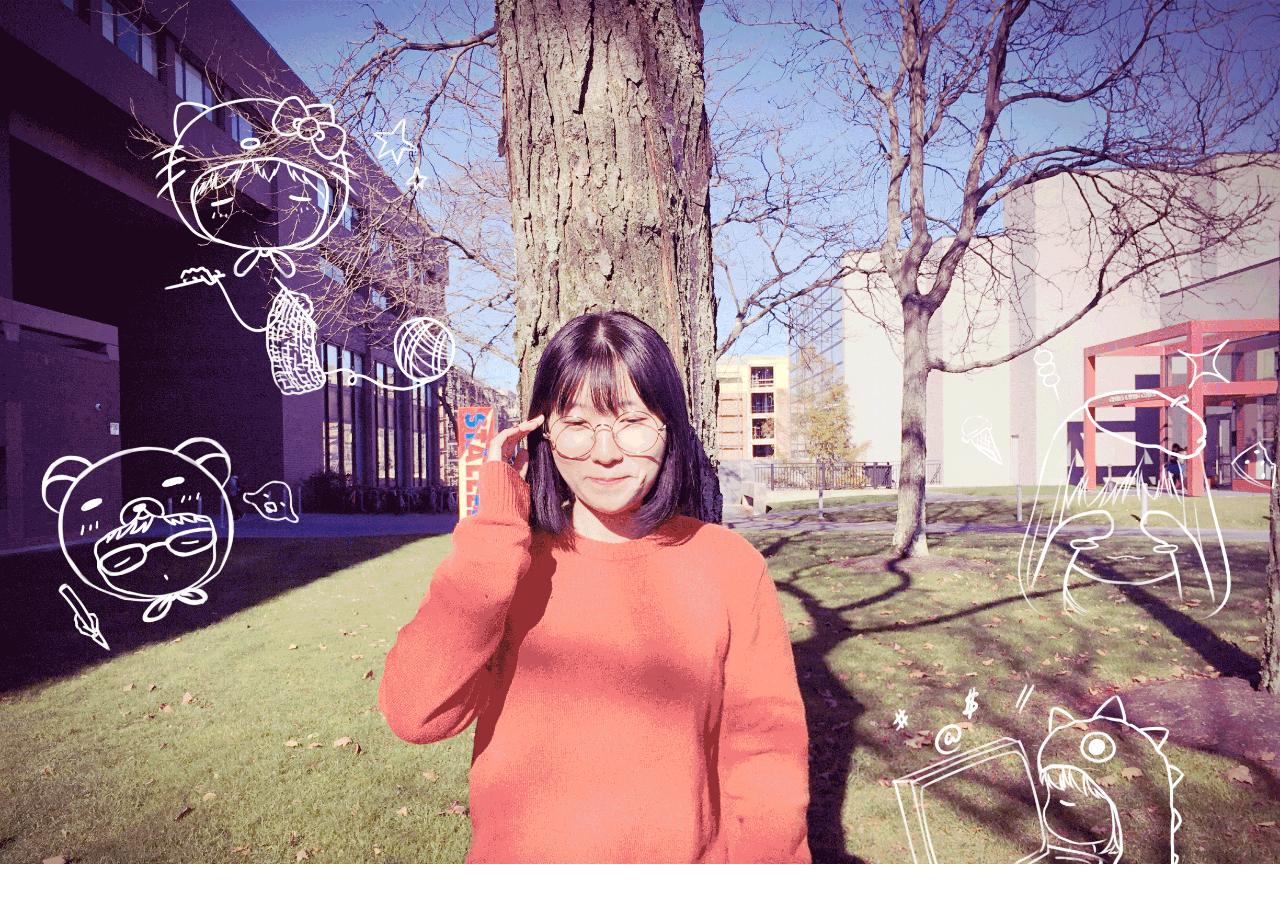
<file: index.html>
<!DOCTYPE HTML PUBLIC "-//W3C//DTD HTML 4.01 Frameset//EN" >
<html>
<head>
<meta http-equiv="Content-Type" content="text/html; charset=gb2312">
<title>music</title>
</head>
<frameset rows="96%,*" cols="*" framespacing="0" frameborder="NO" border="0">
  <frame src="home.html" name="topFrame" noresize>
  <frame src="music.html" name="mainFrame">
</frameset>
<noframes><body>

</body></noframes>
</html>
</file>
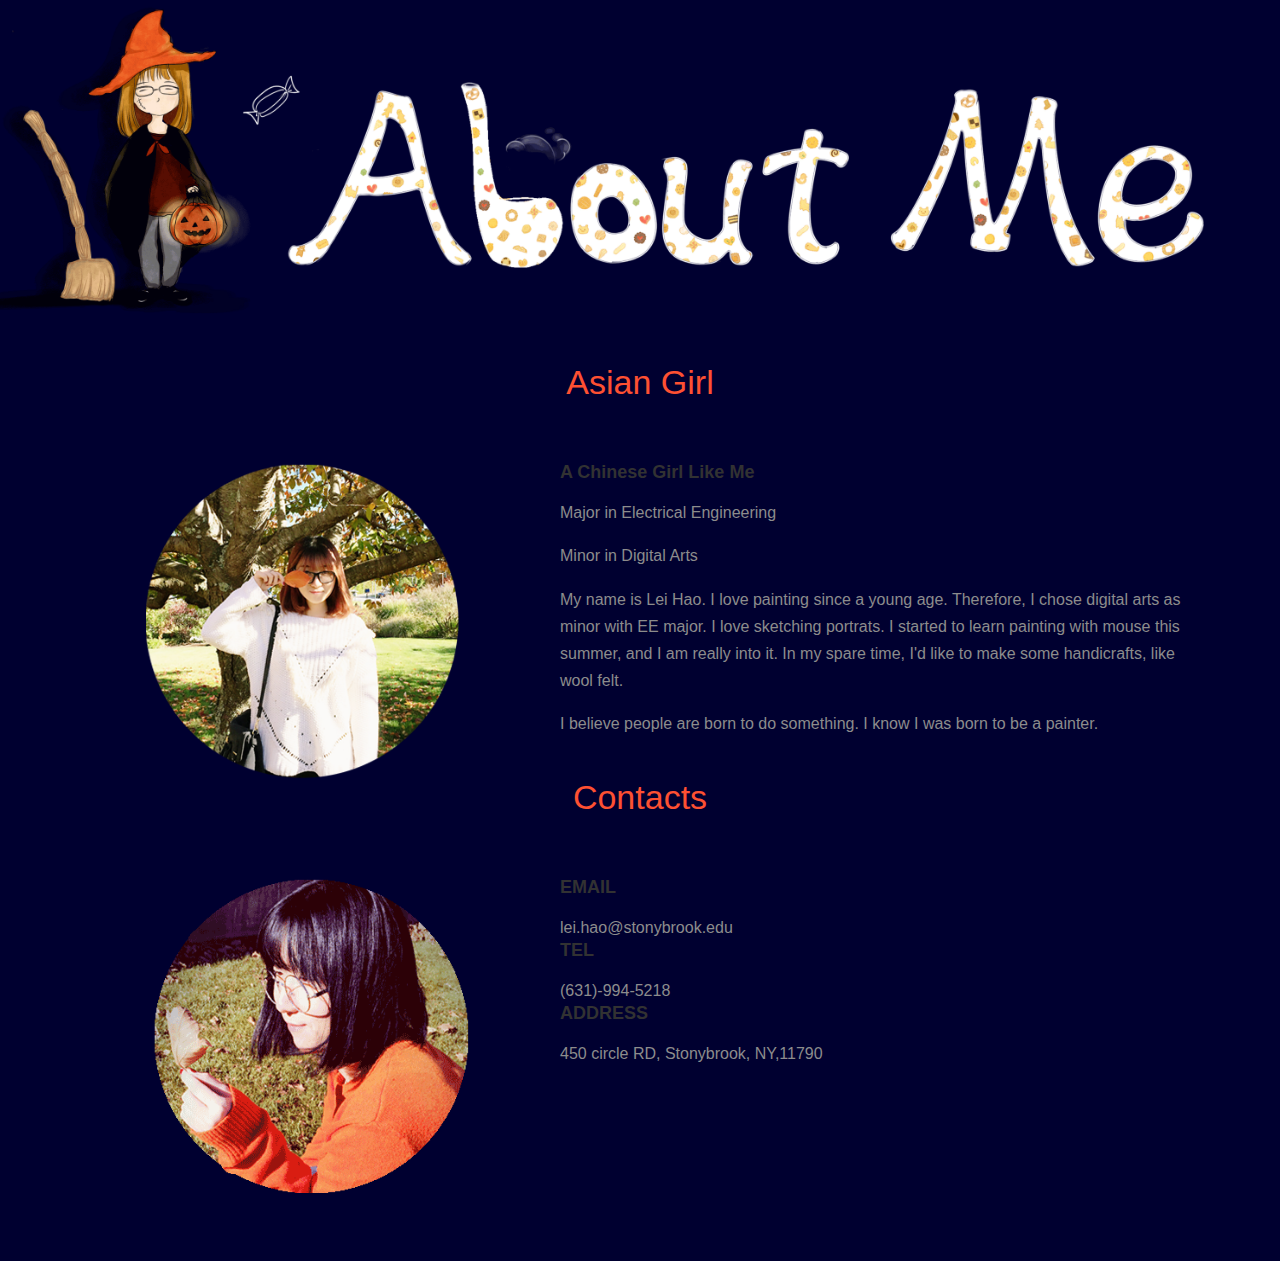
<file: aboutme.html>
<!DOCTYPE html>
<html>
<head>
<title>About Me</title>
<link href="css/style3.css" rel="stylesheet" type="text/css" media="all" />	
<link href="css/bootstrap.css" rel="stylesheet" type="text/css" media="all">
<meta name="viewport" content="width=device-width, initial-scale=1">

<meta name="viewport" content="width=device-width, initial-scale=1, maximum-scale=1">

</head>

		<div class="header">
		
	<style type="text/css">
*{ margin:0; padding:0;}
.nav-wrapper-fixed{ position:fixed; top:5px; width:100%;}
.nav-wrapper-fixed .nav{width:700px; margin:0 auto;}
.nav-wrapper-fixed .nav li{ float:left; width:130px; margin-right:10px; background:rgba(87, 65, 137, 0.3); text-align:center; font-family:"Brush Script Std"; height:24px; line-height:24px; list-style:none;}

</style>
<script type="text/javascript">
window.onload=function(){
	var nav=document.getElementById('nav');
	var navFixed=document.getElementById('navFixed');
	window.onscroll=function(){
		var scrollTop=document.documentElement.scrollTop||document.body.scrollTop;
		document.title=scrollTop
		if(scrollTop>nav.offsetTop){
			navFixed.style.display='block';
		}else if(scrollTop<nav.offsetTop){
			navFixed.style.display='none';
		}
	}
};
</script>
    
</head>
<body style="height:20px;">
<div class="nav-wrapper">
	<div class="nav" id="nav">
		<ul>
			
		</ul>
	</div>
</div>
<div class="nav-wrapper-fixed" id="navFixed" style="display:none;">
	<div class="nav" id="nav">
		<ul>
          
             <li><a href="home.html"><font color="white">HOME</font></a></li>
			<li><a href="sketches.html"><font color="white">SKETCHINGS</font></a></li>
			<li><a href="digital.html"><font color="white">DIGITAL ARTS</font></a></li>
			<li><a href="handicraft.html"><font color="white">HANDICRAFTS</font></a></li>
			<li><a href="aboutme.html"><font color="white">ABOUT ME</a></li>
		</ul></font>
	</div>
</div>
   
</body>
					</div>
    

		<div class="booking">
			<!-- container -->
			<div class="container">
			<div class="booking-info">
					<h3>Asian Girl</h3>
				</div>
				
				
				<div class="clearfix"></div>
				<div class="booking-grids">
					<h3></h3>
					<div class="col-md-5 booking-grid-right">
						<img src="images/profile.png" alt="">
					</div>
					<div class="col-md-7 booking-grid-left">
						<h3>A Chinese Girl Like Me</h3>
						<p>Major in Electrical Engineering</p>
                        <p>Minor in Digital Arts</p>
                        <p>My name is Lei Hao. I love painting since a young age. Therefore, I chose digital arts as minor with EE major. I love sketching portrats. I started to learn painting with mouse this summer, and I am really into it. In my spare time, I'd like to make some handicrafts, like wool felt. </p>
						<p>I believe people are born to do something. I know I was born to be a painter.</p>

					</div>
				</div>
			</div>
            	<div class="container">
				<div class="booking-info">
					<h3>Contacts</h3>
				</div>
				
				<div class="clearfix"></div>
				<div class="booking-grids">
					<h3></h3>
					<div class="col-md-5 booking-grid-right">
						<img src="images/IMG_8429.gif" alt="">
					</div>
					<div class="col-md-7 booking-grid-left">
						<h3>EMAIL</h3>
						<p>lei.hao@stonybrook.edu</p>
                        <h3>TEL</h3>
						<p>(631)-994-5218</p>
                        <h3>ADDRESS</h3>
                        <p>450 circle RD, Stonybrook, NY,11790</p>

					</div>
				</div>
			</div>
            <div class="container">
				<div class="booking-info">
					<h3></h3>
				</div>
                <div class="container">
				<div class="booking-info">
					<h3></h3>
				</div>

</html>
</file>
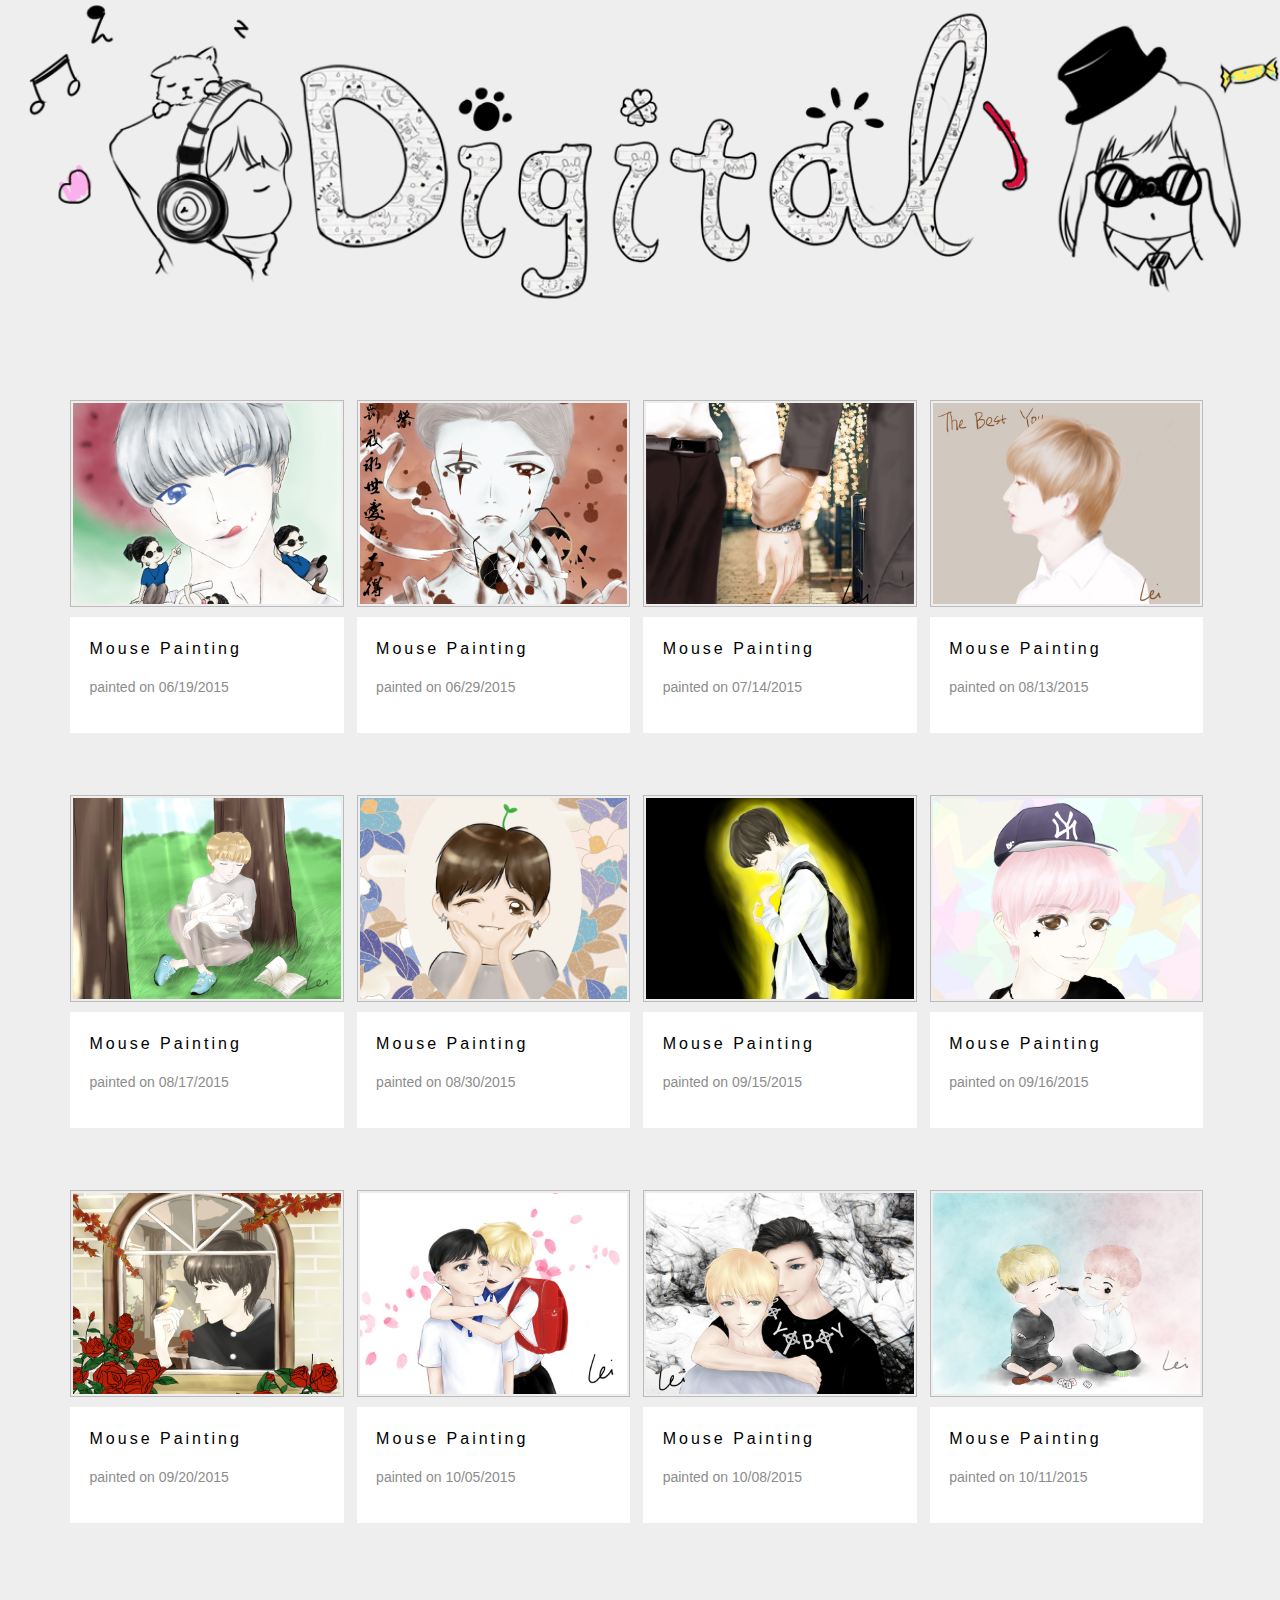
<file: digital.html>
<!DOCTYPE html>
<html>
<head>
<title>Digital Art</title>
<!--theme-style-->
<link href="css/style1.css" rel="stylesheet" type="text/css" media="all" />	
<link href="css/bootstrap.css" rel="stylesheet" type="text/css" media="all">
<!--//theme-style-->
<meta name="viewport" content="width=device-width, initial-scale=1">
<meta http-equiv="Content-Type" content="text/html; charset=utf-8" /> 
     
<!-- web-font -->
<!-- js -->
<script src="js/jquery.min.js"></script>
<meta name="viewport" content="width=device-width, initial-scale=1, maximum-scale=1">



		<!-- start-smoth-scrolling -->
</head>
    

    	<script type="text/javascript" src="js/jquery.fancybox-1.3.1.js"></script>

 	<link rel="stylesheet" href="style/style.css" type="text/css" />
	<link rel="stylesheet" href="style/jquery.fancybox-1.3.1.css" type="text/css" />
	<script type="text/javascript">
		$(document).ready(function() {
		
			$("a[rel=example_group]").fancybox({
				'transitionIn'		: 'none',
				'transitionOut'		: 'none',
				'titlePosition' 	: 'over',
				'titleFormat'		: function(title, currentArray, currentIndex, currentOpts) {
					return '<span id="fancybox-title-over">Image ' + (currentIndex + 1) + ' / ' + currentArray.length + (title.length ? ' &nbsp; ' + title : '') + '</span>';
				}
			});


		});
	</script>
    
    
    
    
		<!-- header -->
		<div class="header">
			<!-- container -->
			
			<style type="text/css">
*{ margin:0; padding:0;}
.nav-wrapper-fixed{ position:fixed; top:5px; width:100%;}
.nav-wrapper-fixed .nav{width:700px; margin:0 auto;}
.nav-wrapper-fixed .nav li{ float:left; width:130px; margin-right:10px; background:rgba(87, 65, 137, 0.3); text-align:center; font-family:"Brush Script Std"; height:24px; line-height:24px; list-style:none;}

</style>
<script type="text/javascript">
window.onload=function(){
	var nav=document.getElementById('nav');
	var navFixed=document.getElementById('navFixed');
	window.onscroll=function(){
		var scrollTop=document.documentElement.scrollTop||document.body.scrollTop;
		document.title=scrollTop
		if(scrollTop>nav.offsetTop){
			navFixed.style.display='block';
		}else if(scrollTop<nav.offsetTop){
			navFixed.style.display='none';
		}
	}
};
</script>
    
</head>
<body style="height:20px;">
<div class="nav-wrapper">
	<div class="nav" id="nav">
		<ul>
			
		</ul>
	</div>
</div>
<div class="nav-wrapper-fixed" id="navFixed" style="display:none;">
	<div class="nav" id="nav">
		<ul>
          
             <li><a href="home.html"><font color="white">HOME</font></a></li>
			<li><a href="sketches.html"><font color="white">SKETCHINGS</font></a></li>
			<li><a href="digital.html"><font color="white">DIGITAL ARTS</font></a></li>
			<li><a href="handicraft.html"><font color="white">HANDICRAFTS</font></a></li>
			<li><a href="aboutme.html"><font color="white">ABOUT ME</a></li>
		</ul></font>
	</div>
</div>
   
</body>
	
						<!-- /script-for-menu -->
					</div>
					<div class="clearfix"> </div>
				</div>
			</div>
			<!-- //container -->
		</div>
		<!-- //header -->
		<!-- banner-grids -->
		<div class="banner-grids">
			<!-- container -->
			<div class="container">
			
				<div class="top-grids">
					<div class="top-grid">
                        <a rel="example_group" href="images/jam.JPG" title="Mouse Painting"><img alt="" src="images/10.jpg" /></a>
        
						<div class="top-grid-info">
							<a>Mouse Painting</a>
							<p>painted on 06/19/2015</p>
						</div>
					</div>
					<div class="top-grid">
                               <a rel="example_group" href="images/kill.JPG" title="Mouse Painting"><img alt="" src="images/11.jpg" /></a>                 
						
						<div class="top-grid-info">
							<a>Mouse Painting</a>
							<p>painted on 06/29/2015</p>
						</div>
					</div>
					<div class="top-grid">
                         <a rel="example_group" href="images/qianshou.JPG" title="Mouse Painting"><img alt="" src="images/12.jpg" /></a>
						
						<div class="top-grid-info">
							<a>Mouse Painting</a>
							<p>painted on 07/14/2015</p>
						</div>
					</div>
					<div class="top-grid">
                         <a rel="example_group" href="images/qiushi.JPG" title="Mouse Painting"><img alt="" src="images/13.jpg" /></a>
						
						<div class="top-grid-info">
							<a>Mouse Painting</a>
							<p>painted on 08/13/2015</p>
						</div>
					</div>
					<div class="clearfix"> </div>
				</div>
				<div class="top-grids">
					<div class="top-grid">
                        <a rel="example_group" href="images/cat.JPG" title="Mouse Painting"><img alt="" src="images/14.jpg" /></a>
						<div class="top-grid-info">
							<a>Mouse Painting</a>
							<p>painted on 08/17/2015</p>
						</div>
					</div>
					<div class="top-grid">
                               <a rel="example_group" href="images/New Canvas41.JPG" title="Mouse Painting"><img alt="" src="images/15.jpg" /></a>
						<div class="top-grid-info">	
							<a>Mouse Painting</a>
							<p>painted on 08/30/2015</p>
						</div>
					</div>
					<div class="top-grid">
                                                                       <a rel="example_group" href="images/star.JPG" title="Mouse Painting"><img alt="" src="images/16.jpg" /></a>
                        
						<div class="top-grid-info">
							<a>Mouse Painting</a>
                            <p>painted on 09/15/2015</p>
						</div>
					</div>
					<div class="top-grid">
<a rel="example_group" href="images/pink.JPG" title="Mouse Painting"><img alt="" src="images/17.jpg" /></a>
						<div class="top-grid-info">
							<a>Mouse Painting</a>
                             <p>painted on 09/16/2015</p>
						</div>
					</div>
					<div class="clearfix"> </div>
				</div>
                <div class="top-grids">
					<div class="top-grid">
                        <a rel="example_group" href="images/birthday.JPG" title="Mouse Painting"><img alt="" src="images/18.jpg" /></a>
						<div class="top-grid-info">
							<a>Mouse Painting</a>
							<p>painted on 09/20/2015</p>
						</div>
					</div>
					<div class="top-grid">
                               <a rel="example_group" href="images/qingqiu.JPG" title="Mouse Painting"><img alt="" src="images/19.jpg" /></a>
						<div class="top-grid-info">	
							<a>Mouse Painting</a>
							<p>painted on 10/05/2015</p>
						</div>
					</div>
					<div class="top-grid">
                                                                       <a rel="example_group" href="images/qingqiu1.jpg" title="Mouse Painting"><img alt="" src="images/20.jpg" /></a>
                        
						<div class="top-grid-info">
							<a>Mouse Painting</a>
                            <p>painted on 10/08/2015</p>
						</div>
					</div>
					<div class="top-grid">
<a rel="example_group" href="images/baoshi.JPG" title="Mouse Painting"><img alt="" src="images/21.jpg" /></a>
						<div class="top-grid-info">
							<a>Mouse Painting</a>
                             <p>painted on 10/11/2015</p>
						</div>
					</div>
					<div class="clearfix"> </div>
				</div>
			</div>
	
       
				
							
				
</html>
</file>
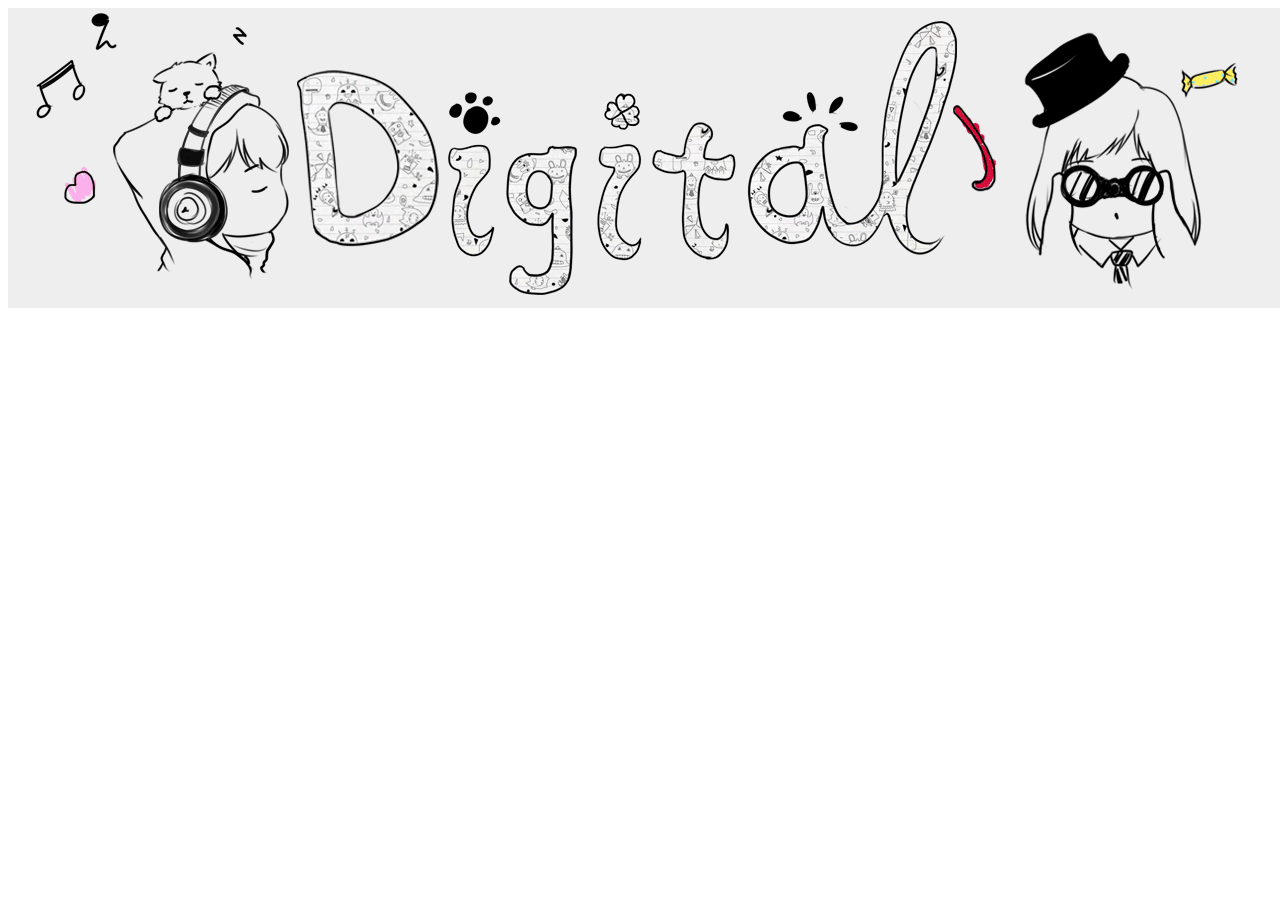
<file: digitalsketch.html>
<!DOCTYPE html PUBLIC "-//W3C//DTD XHTML 1.0 Transitional//EN" "http://www.w3.org/TR/xhtml1/DTD/xhtml1-transitional.dtd">
<html xmlns="http://www.w3.org/1999/xhtml">
<head>
<title>digitalsketch</title>
<meta http-equiv="Content-Type" content="text/html; charset=gb2312" />
</head>
<body bgcolor="#FFFFFF">
<!-- Save for Web Slices (digitalsketch.psd) -->
<img id="digitalsketch" src="images/digitalsketch.gif" width="1280" height="300" alt="" />
<!-- End Save for Web Slices -->
</body>
</html>
</file>
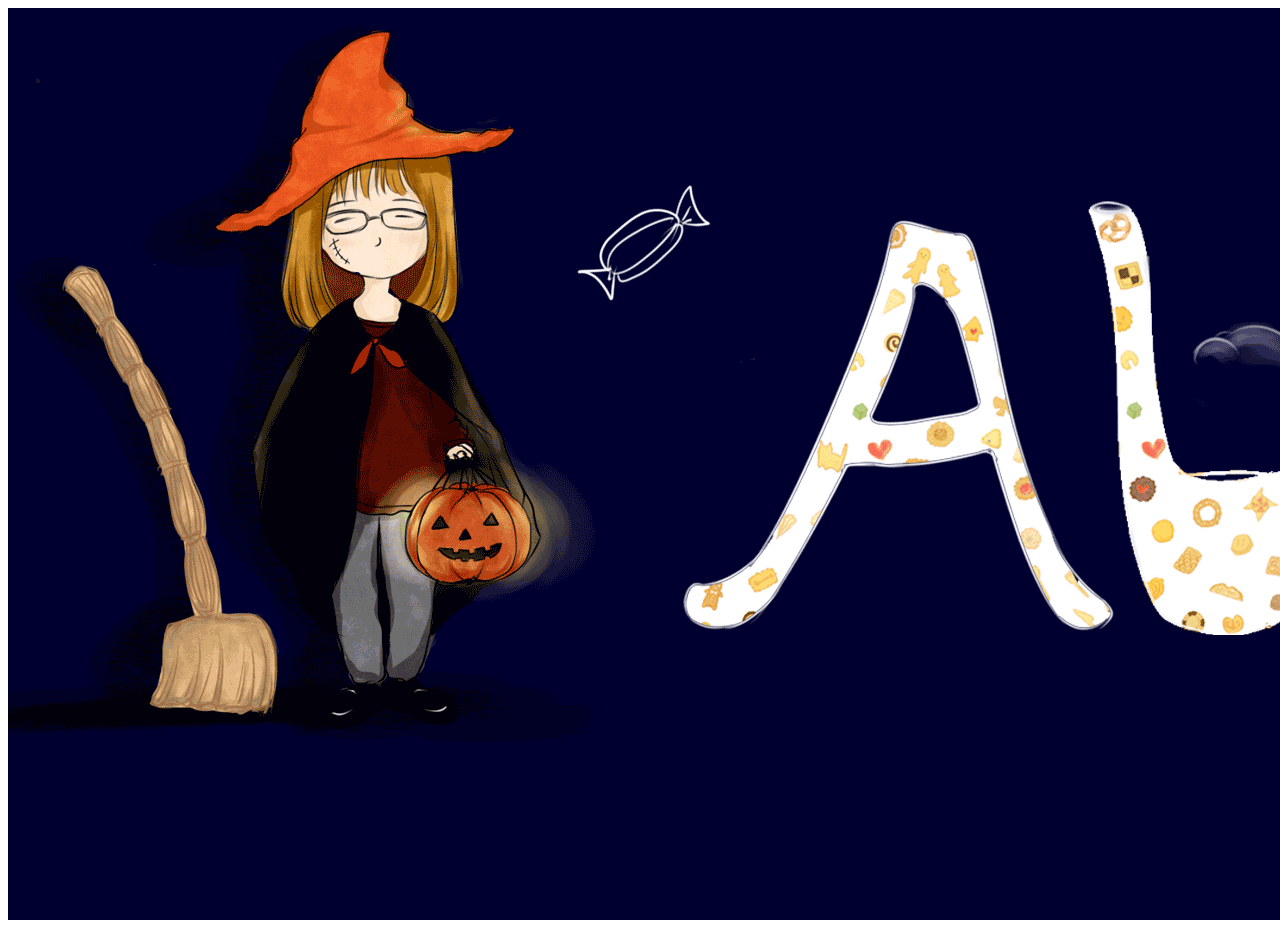
<file: halloween.html>
<!DOCTYPE html PUBLIC "-//W3C//DTD XHTML 1.0 Transitional//EN" "http://www.w3.org/TR/xhtml1/DTD/xhtml1-transitional.dtd">
<html xmlns="http://www.w3.org/1999/xhtml">
<head>
<title>halloween</title>
<meta http-equiv="Content-Type" content="text/html; charset=gb2312" />
</head>
<body bgcolor="#FFFFFF">
<!-- Save for Web Slices (halloween.psd) -->
<img id="halloween" src="images/halloween.gif" width="3000" height="912" alt="" />
<!-- End Save for Web Slices -->
</body>
</html>
</file>
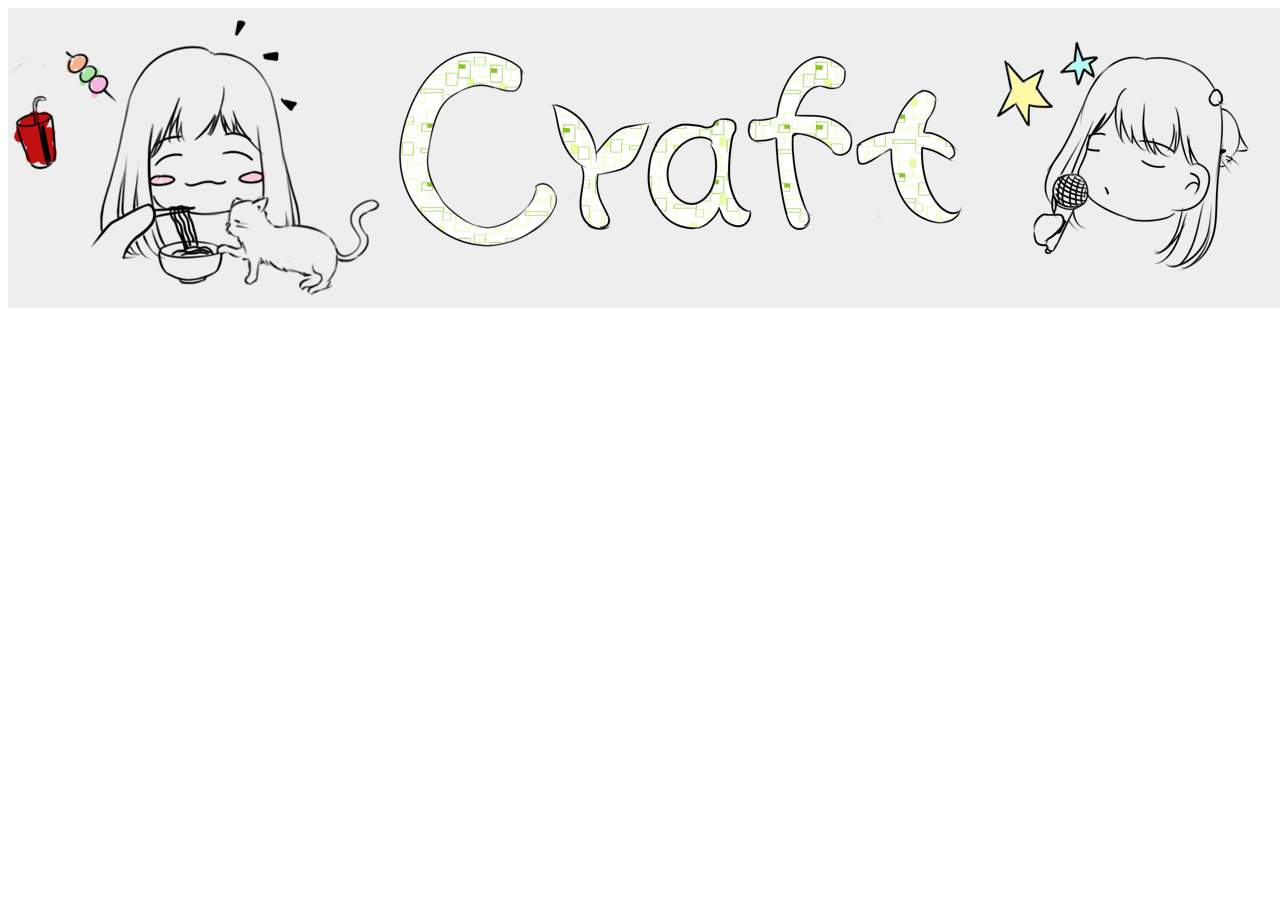
<file: handicraftsketch.html>
<!DOCTYPE html PUBLIC "-//W3C//DTD XHTML 1.0 Transitional//EN" "http://www.w3.org/TR/xhtml1/DTD/xhtml1-transitional.dtd">
<html xmlns="http://www.w3.org/1999/xhtml">
<head>
<title>handicraftsketch</title>
<meta http-equiv="Content-Type" content="text/html; charset=gb2312" />
</head>
<body bgcolor="#FFFFFF">
<!-- Save for Web Slices (handicraftsketch.psd) -->
<img id="handicraftsketch" src="images/handicraftsketch.gif" width="1280" height="300" alt="" />
<!-- End Save for Web Slices -->
</body>
</html>
</file>
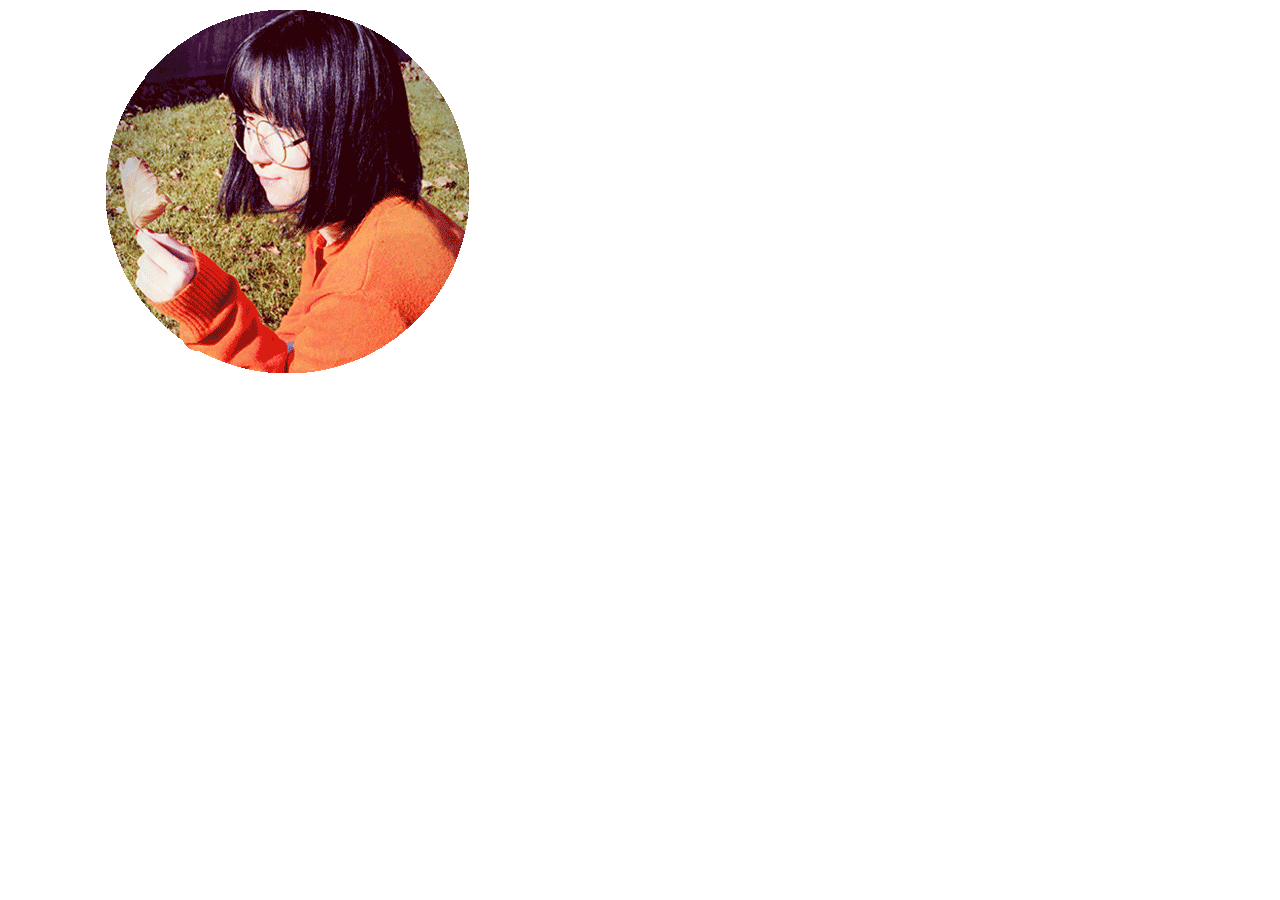
<file: IMG_8429.html>
<!DOCTYPE html PUBLIC "-//W3C//DTD XHTML 1.0 Transitional//EN" "http://www.w3.org/TR/xhtml1/DTD/xhtml1-transitional.dtd">
<html xmlns="http://www.w3.org/1999/xhtml">
<head>
<title>IMG_8429</title>
<meta http-equiv="Content-Type" content="text/html; charset=gb2312" />
</head>
<body bgcolor="#FFFFFF">
<!-- Save for Web Slices (IMG_8429.psd) -->
<img id="IMG_8429" src="images/IMG_8429.gif" width="550" height="365" alt="" />
<!-- End Save for Web Slices -->
</body>
</html>
</file>
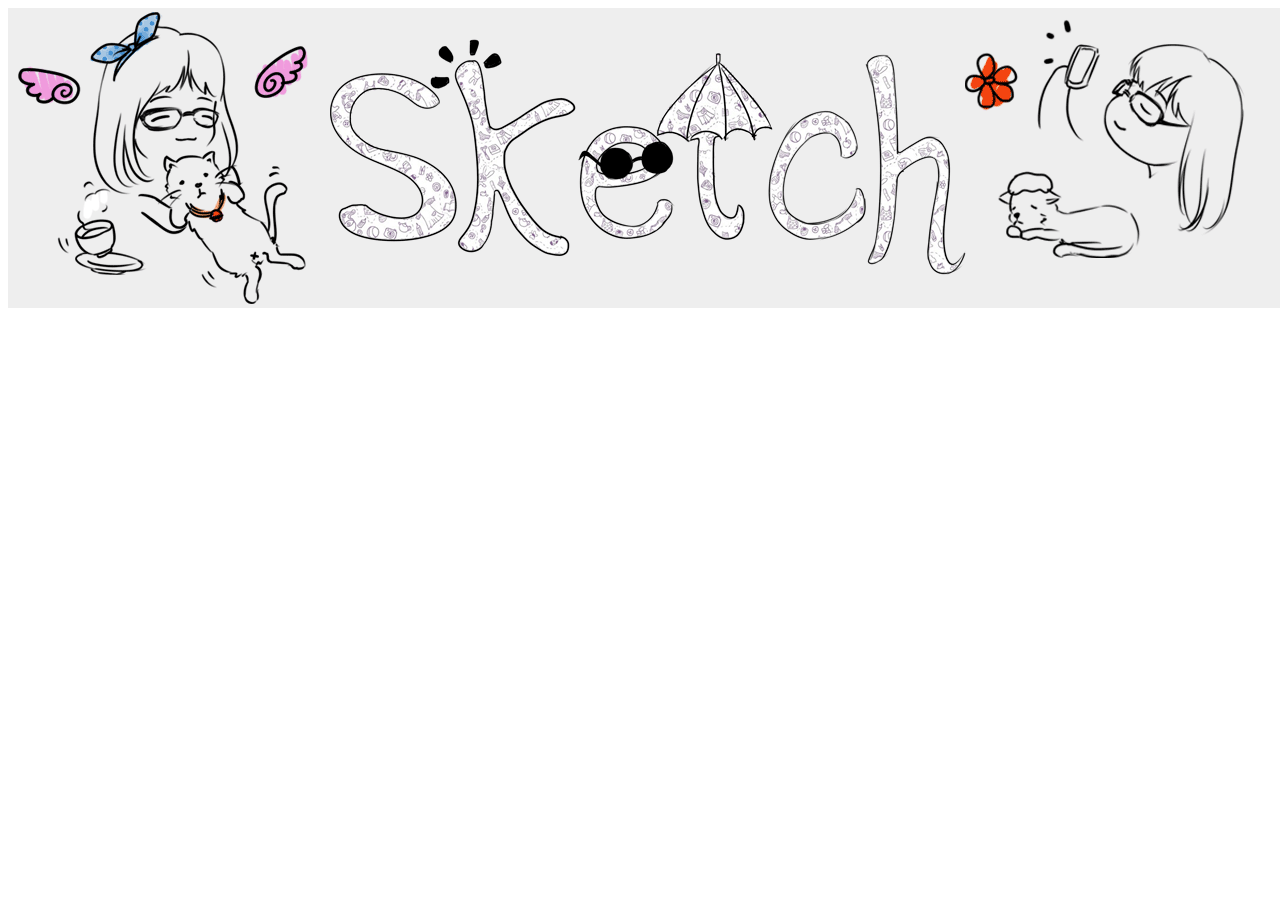
<file: sketch.html>
<!DOCTYPE html PUBLIC "-//W3C//DTD XHTML 1.0 Transitional//EN" "http://www.w3.org/TR/xhtml1/DTD/xhtml1-transitional.dtd">
<html xmlns="http://www.w3.org/1999/xhtml">
<head>
<title>sketch</title>
<meta http-equiv="Content-Type" content="text/html; charset=gb2312" />
</head>
<body bgcolor="#FFFFFF">
<!-- Save for Web Slices (sketch.psd) -->
<img id="sketch" src="images/sketch.gif" width="1280" height="300" alt="" />
<!-- End Save for Web Slices -->
</body>
</html>
</file>
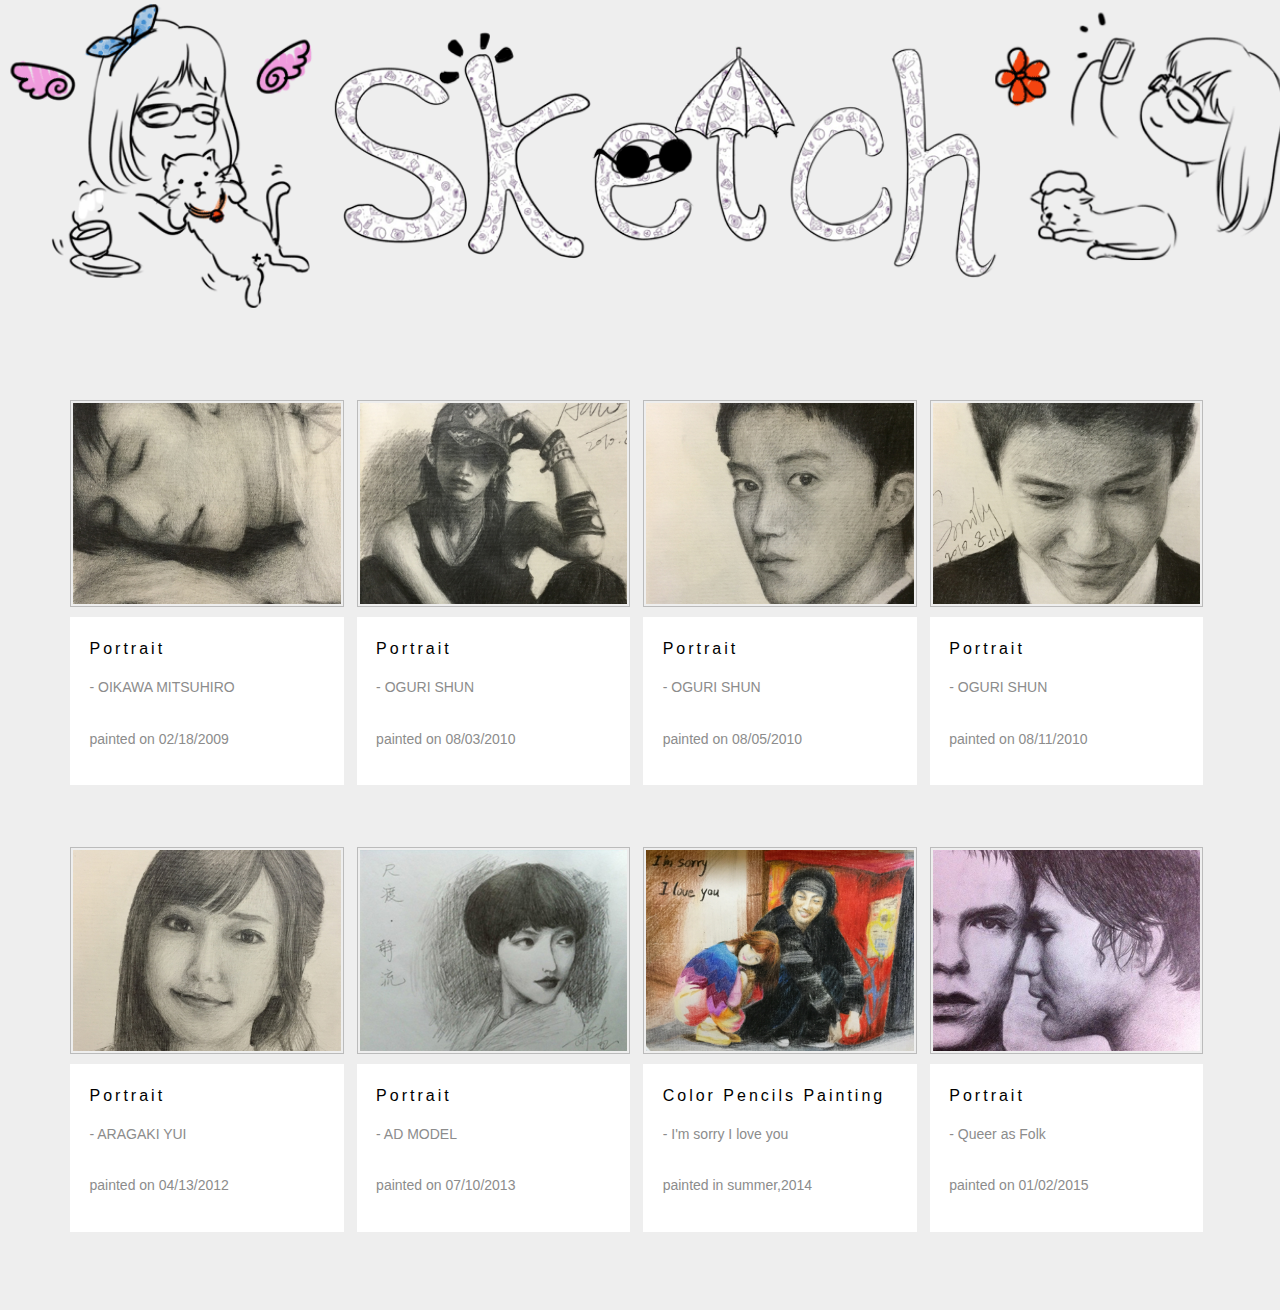
<file: sketches.html>
<!DOCTYPE html>
<html>
<head>
<title>Sketchings</title>
<!--theme-style-->
<link href="css/style.css" rel="stylesheet" type="text/css" media="all" />	
<link href="css/bootstrap.css" rel="stylesheet" type="text/css" media="all">
<!--//theme-style-->
<meta name="viewport" content="width=device-width, initial-scale=1">
<meta http-equiv="Content-Type" content="text/html; charset=utf-8" /> 
     
<!-- web-font -->
<!-- js -->
<script src="js/jquery.min.js"></script>
<meta name="viewport" content="width=device-width, initial-scale=1, maximum-scale=1">



		<!-- start-smoth-scrolling -->
</head>
    

    	<script type="text/javascript" src="js/jquery.fancybox-1.3.1.js"></script>

 	<link rel="stylesheet" href="style/style.css" type="text/css" />
	<link rel="stylesheet" href="style/jquery.fancybox-1.3.1.css" type="text/css" />
	<script type="text/javascript">
		$(document).ready(function() {
		
			$("a[rel=example_group]").fancybox({
				'transitionIn'		: 'none',
				'transitionOut'		: 'none',
				'titlePosition' 	: 'over',
				'titleFormat'		: function(title, currentArray, currentIndex, currentOpts) {
					return '<span id="fancybox-title-over">Image ' + (currentIndex + 1) + ' / ' + currentArray.length + (title.length ? ' &nbsp; ' + title : '') + '</span>';
				}
			});


		});
	</script>
    
    
    
    
		<!-- header -->
		<div class="header">
			<!-- container -->
			
			<style type="text/css">
*{ margin:0; padding:0;}
.nav-wrapper-fixed{ position:fixed; top:5px; width:100%;}
.nav-wrapper-fixed .nav{width:700px; margin:0 auto;}
.nav-wrapper-fixed .nav li{ float:left; width:130px; margin-right:10px; background:rgba(87, 65, 137, 0.3); text-align:center; font-family:"Brush Script Std"; height:24px; line-height:24px; list-style:none;}

</style>
<script type="text/javascript">
window.onload=function(){
	var nav=document.getElementById('nav');
	var navFixed=document.getElementById('navFixed');
	window.onscroll=function(){
		var scrollTop=document.documentElement.scrollTop||document.body.scrollTop;
		document.title=scrollTop
		if(scrollTop>nav.offsetTop){
			navFixed.style.display='block';
		}else if(scrollTop<nav.offsetTop){
			navFixed.style.display='none';
		}
	}
};
</script>
    
</head>
<body style="height:20px;">
<div class="nav-wrapper">
	<div class="nav" id="nav">
		<ul>
			
		</ul>
	</div>
</div>
<div class="nav-wrapper-fixed" id="navFixed" style="display:none;">
	<div class="nav" id="nav">
		<ul>
          
             <li><a href="home.html"><font color="white">HOME</font></a></li>
			<li><a href="sketches.html"><font color="white">SKETCHINGS</font></a></li>
			<li><a href="digital.html"><font color="white">DIGITAL ARTS</font></a></li>
			<li><a href="handicraft.html"><font color="white">HANDICRAFTS</font></a></li>
			<li><a href="aboutme.html"><font color="white">ABOUT ME</a></li>
		</ul></font>
	</div>
</div>
   
</body>
	
						<!-- /script-for-menu -->
					</div>
					<div class="clearfix"> </div>
				</div>
			</div>
			<!-- //container -->
		</div>
		<!-- //header -->
		<!-- banner-grids -->
		<div class="banner-grids">
			<!-- container -->
			<div class="container">
			
				<div class="top-grids">
					<div class="top-grid">
                        <a rel="example_group" href="images/IMG_8617.JPG" title="Portrait-OIKAWA MITSUHIRO"><img alt="" src="images/6.jpg" /></a>
        
						<div class="top-grid-info">
							<a>Portrait</a>
                            <p> - OIKAWA MITSUHIRO</p>
							<p>painted on 02/18/2009</p>
						</div>
					</div>
					<div class="top-grid">
                               <a rel="example_group" href="images/IMG_8619.JPG" title="Portrait-OGURI SHUN"><img alt="" src="images/5.jpg" /></a>                 
						
						<div class="top-grid-info">
							<a>Portrait</a>
                            <p>- OGURI SHUN</p>
							<p>painted on 08/03/2010</p>
						</div>
					</div>
					<div class="top-grid">
                         <a rel="example_group" href="images/FullSizeRender.JPG" title="Portrait-OGURI SHUN"><img alt="" src="images/8.jpg" /></a>
						
						<div class="top-grid-info">
							<a>Portrait</a>
                            <p>- OGURI SHUN</p>
							<p>painted on 08/05/2010</p>
						</div>
					</div>
					<div class="top-grid">
                         <a rel="example_group" href="images/IMG_8625.JPG" title="Portrait-OGURI SHUN"><img alt="" src="images/7.jpg" /></a>
						
						<div class="top-grid-info">
							<a>Portrait</a>
                            <p>- OGURI SHUN</p>
							<p>painted on 08/11/2010</p>
						</div>
					</div>
					<div class="clearfix"> </div>
				</div>
				<div class="top-grids">
					<div class="top-grid">
                        <a rel="example_group" href="images/IMG_8627.JPG" title="Portrait-ARAGAKI YUI"><img alt="" src="images/9.jpg" /></a>
						<div class="top-grid-info">
							<a>Portrait</a>
                            <p>- ARAGAKI YUI</p>
							<p>painted on 04/13/2012</p>
						</div>
					</div>
					<div class="top-grid">
                               <a rel="example_group" href="images/IMG_8614.JPG" title="Portrait-AD MODEL"><img alt="" src="images/4.jpg" /></a>
						<div class="top-grid-info">	
							<a>Portrait</a>
                            <p>- AD MODEL</p>
							<p>painted on 07/10/2013</p>
						</div>
					</div>
					<div class="top-grid">
                                                                       <a rel="example_group" href="images/3.JPG" title=""><img alt="" src="images/3.jpg" /></a>
                        
						<div class="top-grid-info">
							<a>Color Pencils Painting</a>
							<p>- I'm sorry I love you</p>
                            <p>painted in summer,2014</p>
						</div>
					</div>
					<div class="top-grid">
<a rel="example_group" href="images/IMG_8615.JPG" title="Portrait-Queer as Folk"><img alt="" src="images/2.JPG" /></a>
						<div class="top-grid-info">
							<a>Portrait</a>
                            <p>- Queer as Folk</p>
                             <p>painted on 01/02/2015</p>
						</div>
					</div>
					<div class="clearfix"> </div>
				</div>
			</div>
	
       
				
							
				
</html>
</file>
<file: css/style3.css>
/*-- header --*/
html,body {
	font-family: 'Open Sans', sans-serif;
	background:rgba(0,0,48,1);
	font-size:100%;
}
body  a{
	transition:.5s all;
	-webkit-transition:.5s all;
	-o-transition:.5s all;
	-ms-transition:.5s all;
}
/*-- header --*/
.header{
   background: url(../images/halloween.gif) no-repeat 0px 0px;
  min-height: 336px;
  background-size: cover;
}
.head-bg {
  padding: 2em 0;
  text-align: center;
  width: 30%;
  background: url(../images/bg.jpg) no-repeat 0px 0px;
  background-size: cover;
  border-bottom: solid 11px #E74C3C;
}	
.logo-border {
  margin: 1em 0;
}
.top-nav ul{
	padding:0;
	margin: 0;
}
*,
*:after,
*::before {
    -webkit-box-sizing: border-box;
    -moz-box-sizing: border-box;
    box-sizing: border-box;
}
.top-nav ul li {
  display: block;
  margin: 1em 0;
  outline: none;
  text-decoration: none;
  text-transform: uppercase;
  letter-spacing: 1px;
  font-weight: 400;
  font-size: 16px;
}
.top-nav ul li a{
	color: #000;
}
ul a:hover,
ul a:focus {
	outline: none;
	color: #000;
	text-decoration: none;
}
/* Effect 1: Brackets */
.cl-effect-1 a::before,
.cl-effect-1 a::after {
	display: inline-block;
	opacity: 0;
	-webkit-transition: -webkit-transform 0.3s, opacity 0.2s;
	-moz-transition: -moz-transform 0.3s, opacity 0.2s;
	transition: transform 0.3s, opacity 0.2s;
}

.cl-effect-1 a::before {
	margin-right: 10px;
	content: '[';
	-webkit-transform: translateX(20px);
	-moz-transform: translateX(20px);
	transform: translateX(20px);
}

.cl-effect-1 a::after {
	margin-left: 10px;
	content: ']';
	-webkit-transform: translateX(-20px);
	-moz-transform: translateX(-20px);
	transform: translateX(-20px);
}

.cl-effect-1 a:hover::before,
.cl-effect-1 a:hover::after,
.cl-effect-1 a:focus::before,
.cl-effect-1 a:focus::after {
	opacity: 1;
	-webkit-transform: translateX(0px);
	-moz-transform: translateX(0px);
	transform: translateX(0px);
}*/
.head-info{
text-align: center;
  left: 30%;
  top: 42%;
  margin: 4em 0 0 0;
}
.head-info h1{
	font-size: 61px;
	color: rgba(0,0,48,1);
	font-family: 'Playball', cursive;
	margin: 0;
	letter-spacing: 3px;
}
.head-info span{
	color:rgba(0,0,48,1);
	display: block;
	text-transform: lowercase;
}
.head-info p{
	color: #FFF;
	font-size: 16px;
	margin: 1em 0 0 0;
	letter-spacing: 2px;
}
.head-bg-right{
	width:65%;
	float:left;
}
/*-- banner-grids --*/
.banner-grids{
	background:rgba(0,0,48,1);
	padding: 4em 0;
}
.banner-grid-info h3{
  color: #E74C3C;
  margin: 0;
  font-size: 30px;
  font-weight: 300;
}
.banner-grid-info p{
	color:#8c8c8c;
	font-size:16px;
	margin:0;
}
.copyrights{text-indent:-9999px;height:0;line-height:0;font-size:0;overflow:hidden;}
.top-grids{
	padding: 2em 0;
}
.top-grid img {
  width: 100%;
}
.top-grid{
	float: left;
	width: 24%;
	margin-right: 1em;;
}
.top-grid:nth-child(4) {
	margin-right: 0;
}
.top-grid a img{
	width:100%;
}
.top-grid-info{
	background:rgba(0,0,48,1);
	padding: 1.5em;
}
.top-grid-info a{
	text-decoration:none;
	color: #000000;
	margin: 0;
	font-size: 16px;
	font-weight: 500;
	letter-spacing: 3px;
}
.top-grid-info a:hover{
	text-decoration:none;
	color:#E74C3C;
}
.top-grid-info p{
  color: #8c8c8c;
  font-size: 14px;
  line-height: 1.7em;
  margin: 1em 0 0 0;
}
/*-- before --*/
.before{
	background:rgba(0,0,48,1);
	padding:4em 0;
}
.before h2{
  font-size: 56px;
  color: #E74C3C;
  margin: 0;
  font-weight: 300;
}
.before-grids {
	padding: 3em 0;
}
.before-grid {
	width: 30%;
	float: left;
	margin-right: 4em;
}
.before-grid h3{
	color: #323232;
	font-size: 20px;
	text-transform: uppercase;
	margin: 0;
	font-weight: 600;
}
.before-grid p{
	color: #8c8c8c;
	font-size: 14px;
	margin: 1em 0 0 0;
	line-height: 1.7em;
}
.before-grid:nth-child(3) {
	margin: 0;
}
.search{
	margin: 5em 0 0 0;
}
.search p{
	color: #323232;
	margin: 0;
	font-size: 20px;
	text-align: center;
	text-transform: uppercase;
	font-weight: 600;
}
.search form{
	text-align:center;
	margin-top: 2em;
}
.search input[type="text"] {
	font-size: 16px;
	color: #C8C8C8;
	width: 35%;
	outline: none;
	border: none;
	background: #eeeeee;
	padding: .8em;
	-webkit-appearance: none;
}
.search input[type="submit"] {
	color: rgba(0,0,48,1);
	background: #fd5032;
	font-size: 16px;
	border: none;
	outline: none;
	padding: .8em 2em;
	text-transform: uppercase;
	-webkit-appearance: none;
}
.search input[type="submit"]:hover{
	color:rgba(0,0,48,1);
	background:#939090;
	transition: .5s all;
	-webkit-transition: .5s all;
	-moz-transition: .5s all;
	-o-transition: .5s all;
	-ms-transition: .5s all;
}
/*-- who --*/
.who{
	background:url(../images/bg_1.jpg) no-repeat 0px 0px;
	padding: 5em 0;
	background-size:cover;
}
.who-info h3 {
  color: #E74C3C;
  margin: 0;
  font-size: 40px;
  font-weight: 300;
}
.who-grids {
  margin-top: 2em;
}
.who-grid p{
  color: #323232;
  font-size: 14px;
  margin: 0;
  line-height: 1.7em;
}
.who-grid:nth-child(1){
	padding-left:0;
}
.who-grid p span{
  margin-top: 1em;
  display: block;
}
.who-button{
	margin-top:2em;
}
.who-button a{
	color:#E74C3C;
	font-size:16px;
	text-decoration:none;
}
.who-button a:hover{
	color:#323232;
	text-decoration:none;
}
/*-- footer --*/
.footer{
	background:#272f35;
	padding:2em 0;
}
.footer-nav {
  border-bottom: solid 1px #939090;
  padding-bottom: 2em;
}
.footer-nav ul{
	padding:0;
	margin:0;
}
.footer-nav ul li{
	display: inline-block;
	padding: 0 1.5em;
	border-right: solid 1px #939090;
	border-right-style: dashed
}
.footer-nav ul li a{
	color: rgba(0,0,48,1);
	font-size: 16px;
	text-decoration: none;
}
.footer-nav ul li:nth-child(5) {
	border-right: none;
}
.footer-nav ul li a:hover{
	color:#E74C3C;
	transition: .5s all;
	-webkit-transition: .5s all;
	-moz-transition: .5s all;
	-o-transition: .5s all;
	-ms-transition: .5s all;
}
.footer-grids {
  padding: 2em 0;
  border-bottom: solid 1px #939090;
}
.f-address h5{
	color:rgba(0,0,48,1);
	margin: 0;
	font-size: 30px;
	line-height: 1.8em;
}
.f-address ul{
	margin: 1em 0 0 0;
	padding:0;
}
.f-address ul li{
  display: block;
  color: #74797e;
  font-size: 14px;
  line-height: 1.5em;
}
.f-address ul li a{
	color: #74797e;
	text-decoration:none;
}
.f-address form {
  margin-top: 1em;
}
.f-address input[type="text"] {
  font-size: 16px;
  color: #C8C8C8;
  width: 61% !important;
  outline: none;
  border: none;
  background: #eeeeee;
  padding: .8em;
  -webkit-appearance: none;
}
.f-address input[type="submit"] {
  color: #FFF;
  background: #fd5032;
  font-size: 16px;
  width: 30% !important;
  border: none;
  outline: none;
  padding: .8em 2em;
  text-transform: uppercase;
  -webkit-appearance: none;
}
.f-address input[type="submit"]:hover {
  color: rgba(0,0,48,1);
  background: #939090;
  transition: .5s all;
  -webkit-transition: .5s all;
  -moz-transition: .5s all;
  -o-transition: .5s all;
  -ms-transition: .5s all;
}
.footer-bottom {
  padding-top: 2em;
}
.copyright {
  float: left;
}
.copyright p{
  display: block;
  color: #74797e;
  font-size: 14px;
  margin: .5em 0 0 0;
}
.copyright a{
	color: #74797e;
}
.social-icons {
  float: right;
}
.social-icons ul{
	padding:0;
	margin:0;
}
.social-icons ul li{
  display: inline-block;
  margin: 0 .3em;
}
.social-icons ul li a.facebook{
  background: url(../images/social.png) no-repeat -35px 0px;
  width: 35px;
  height: 35px;
  display: block;
}
.social-icons ul li a.twitter{
  background: url(../images/social.png) no-repeat -35px -39px;
  width: 35px;
  height: 35px;
  display: block;
}
.social-icons ul li a.dribbile{
  background: url(../images/social.png) no-repeat -35px -76px;
  width: 35px;
  height: 35px;
  display: block;
}
.social-icons ul li a.facebook:hover {
  opacity: 0.5;
}
.social-icons ul li a.twitter:hover {
  opacity: 0.5;
}
.social-icons ul li a.dribbile:hover {
  opacity: 0.5;
}
/*-- to-top --*/
#toTop {
	display: none;
	text-decoration: none;
	position: fixed;
	bottom: 14px;
	right: 2%;
	overflow: hidden;
	z-index: 999; 
	width: 32px;
	height: 32px;
	border: none;
	text-indent: 100%;
	background: url("../images/up-arrow.png") no-repeat 0px 0px;
}
#toTopHover {
	width: 40px;
	height: 40px;
	display: block;
	overflow: hidden;
	float: right;
	opacity: 0;
	-moz-opacity: 0;
	filter: alpha(opacity=0);
}
/*-- about --*/
.header-bg {
  min-height: 400px !important;
}
.about-head{
	background:#
}
.about-grids {
  padding: 3em 0 1em 0;
  background: url(../images/bg_1.jpg) no-repeat 0px 0px;
  background-size: cover;
}
.green{
	background: rgba(42, 145, 190, 0.63);
}
.about-info h3{
  font-size: 34px;
  margin: 0;
  color: #E74C3C;
}
.about-info h4{
	font-size: 16px;
	margin: 1em 0;
	color: #323232;
	font-weight: 500;
	line-height: 1.5em;
	text-transform: uppercase;
}
.about-info p{
	color: #8c8c8c;
	font-size: 14px;
	line-height: 1.7em;
	margin: .5em 0 0 0;
}
.about-banner{
	background:url(../images/plane.jpg) no-repeat 0px -245px;
	min-height: 400px;
	position:relative;
	background-size: cover;
}
.banner-bg{
	background: rgba(0,0,48,1);
	position: absolute;
	width: 100%;
	min-height: 400px;
}	
.about-banner h3{
	color: #000;
	margin: 1em 0 0 0;
	text-align: center;
	font-size: 86px
}
.read-more {
	text-align: center;
	margin-top: 5em;
}
.read-more a{
	background: #fd5032;
	color: rgba(0,0,48,1);
	padding: .8em 2em;
	font-size: 26px;
}
.read-more a:hover{
	color: rgba(0,0,48,1);
	text-decoration:none;
	background: #939090;
	transition: .5s all;
	-webkit-transition: .5s all;
	-moz-transition: .5s all;
	-o-transition: .5s all;
	-ms-transition: .5s all;
}
/*-- team --*/
.team-info h3{
  color: #E74C3C;
  margin: 1em 0 0 0;
  font-size: 30px;
}
.team-grids {
	margin: 2em 0;
}
.team-grid{
	float: left;
	width: 31%;
	padding: 1em;
	margin-right: 2em;
	border: solid 1px #C9C4C4;
}
.team-grid:nth-child(3){
	margin: 0;
}
.team-grid img{
	width:100%;
}
.team-grid-info{
	margin-top:1em;
}
.team-grid h4{
	color: #323232;
	margin: 0;
	font-size: 18px;
	font-weight: 600;
	text-transform: uppercase;
}
.team-grid p{
	color: #8c8c8c;
	font-size: 14px;
	line-height: 1.7em;
	margin: .5em 0 0 0;
}
.about-right h4{
  font-size: 20px;
  margin: 0;
  color: #E74C3C;
  text-transform: uppercase;
}
.advantage-grid {
  margin-top: 2em;
}
.advantage-grid a{
  font-size: 14px;
  color: #323232;
  font-weight: 600;
  text-decoration: none;	
}
.advantage-grid a:hover{
	color:#E74C3C;
	text-decoration:none;
}
.advantage-grid p{
  color: #8c8c8c;
  font-size: 14px;
  line-height: 1.5em;
  margin: .5em 0 0 0;
}
.testimonial {
  margin-top: 2em;
}
.testimonial h4{
	font-size: 20px;
	margin: 0;
	color: #E74C3C;
	text-transform: uppercase;
}
.testimonial p{
  color: #8c8c8c;
  font-size: 14px;
  line-height: 1.5em;
  margin: 2em 0 0 0;
  padding-left: 3em;
  background: url(../images/quote.png) no-repeat 0px 0px;
}
/*-- booking --*/
.booking{
	padding: 2em 0 0 0;
}
.booking-info h3{
  text-align: center;
  font-size: 34px;
  margin: 0 0 1em 0;
  color: #fd5032;
}
/* start booking_room */
.booking-form{
	padding: 0 0 2em 0;
}
.booking_room h4{
	font-size: 1.5em;
	color: #202020;
	text-transform: capitalize;
	font-weight: 600;
	margin-bottom: 10px;
}
.booking_room p{
	font-size: 0.8725em;
	color: #6b6b6b;
	line-height: 1.8em;
}
.reservation{
  padding: 46px 10px 32px 0;
}
.reservation ul {
	padding: 0;
	margin: 0;
}
.reservation ul li{
	float: left;
	list-style:none;
}
.reservation ul li.left{
	margin-left: 15px;
}
.reservation ul li.span1_of_1{
	width: 24.33333%;
	margin-left: 5.5em;
}
.reservation ul li.span1_of_2{
	width: 9.33333%;
}
.reservation ul li.span1_of_3{
	width: 13.33333%;
	margin-left: 5.5em;
}
.reservation h5{
  font-size: 18px;
  color: #000;
  text-transform: capitalize;
  margin-bottom: 6px;
}
select {
	width: 100%;
	color: #9F9F9F!important;
	font-size: 14px!important;
	padding: 8px 10px;
	outline: none;
	font-family: 'Open Sans', sans-serif;
	background: rgba(0,0,48,1);
	border: 1px solid #DFDFDF;
	border-radius: 3px;
	-webkit-border-radius: 3px;
	-moz-border-radius: 3px;
	-o-border-radius: 3px;
}
select option{
	border: 1px solid #DFDFDF;
	outline: none;
	-webkit-transition: all 0.3s ease-in-out;
	-moz-transition: all 0.3s ease-in-out;
	-o-transition: all 0.3s ease-in-out;
	transition: all 0.3s ease-in-out;
}
.book_date input[type="text"]{
	width: 100% !important;
	color: #9F9F9F;
	font-size: 14px;
	padding: 8px 23px;
	outline: none;
	border: none;
	-webkit-appearance: none;
	border-radius: 3px;
	-webkit-border-radius: 3px;
	-moz-border-radius: 3px;
	-o-border-radius: 3px;
}
.date{
	background:url(../images/icon.png) no-repeat 3% 50% rgba(0,0,48,1);
}
.date_btn{
	margin:37px 0 0 0px;
}
.date_btn form input[type="submit"] {
  text-transform: capitalize;
  width: 90% !important;
  background: #fd5032;
  color: rgba(0,0,48,1);
  padding: 8px 10px;
  border: none;
  font-size: 16px;
  outline: none;
  font-weight: 600;
  border-radius: 3px;
  -webkit-border-radius: 3px;
  -moz-border-radius: 3px;
  -o-border-radius: 3px;
}
.date_btn form input[type="submit"]:hover{
	background: #616060;
	transition: 0.5s all;
	-webkit-transition: 0.5s all;
	-moz-transition: 0.5s all;
	-o-transition: 0.5s all;
	-ms-transition: 0.5s all;
}
.booking-grids h3{
	font-size: 18px;
	margin: 0;
	color: #323232;
	font-weight: 600;
}
.booking-grid-left{
	margin-top: 2em;
}
.booking-grid-right {
  padding: 0!important;
  margin-top: 2em;
}
.booking-grid-left h4{
	font-size: 16px;
	margin: 0;
	line-height: 1.7em;
	color: #616060;
	font-weight: 500;
}
.booking-grid-left p{
	color: #8c8c8c;
	font-size: 16px;
	line-height: 1.7em;
	margin: 1em 0 0 0;
}
.booking-grid-right img{
	width:100%;
}
.red{
	text-align: left;
	margin-top: 2em;
}
.red a{
	padding: .8em 1em;
	font-size: 16px;
}
.how-to {
  margin-top: 3em;
  background: url(../images/bg_1.jpg) no-repeat 0px 0px;
  min-height: 400px;
  padding: 2em 0;
  background-size: cover;
}
.how-to-info h3{
  font-size: 31px;
  margin: 0;
  color: #fd5032;
  font-weight: 300;
}
.how-to-info h4{
  font-size: 16px;
  margin: 1em 0;
  color: #000;
  font-weight: 500;
  line-height: 1.5em;
  text-transform: uppercase;
}
.how-to-info p{
  color: #000;
  font-size: 14px;
  margin: .5em 0 0 0;
}
.how-grids {
	margin-top: 3em;
}
.how-grid span{
	padding: .5em .8em;
	background:rgba(0,0,48,1);
	border-radius: 50%;
	-webkit-border-radius: 50%;
	-moz-border-radius: 50%;
	-o-border-radius: 50%;
	-ms-border-radius: 50%;
	color: #A1A0A0;
	font-size: 20px;
}
.how-grid a{
  color: #000;
  font-size: 18px;
  margin: 0 0 0 .5em;
}
.how-grid a:hover{
	color: #A1A0A0;
	text-decoration:none;
}
.how-grid p{
	color: #000;
	font-size: 14px;
	margin: 0 0 0 4em;
	line-height: 1.7em;
}
.visiting-info h3{
	color: #323232;
	margin: 2em 0 0 0;
	font-size: 18px;
	font-weight: 600;
}
.visiting-grid{
	padding: 1em .5em;
}
/*-- news --*/
.news{
	padding:2em 0;
}
.news h3{
  text-align: center;
  color: #E74C3C;
  margin: 0;
  font-size: 34px;
}
.news-grid-text span{
  color: #E74C3C;
  font-size: 16px;
  line-height: 1.7em;
}
.news-grid-text h4{
	font-size: 18px;
	margin: 0;
	color: #323232;
	font-weight: 600;
}
.news-grid-text {
	margin-bottom: 1em;
}
.news-grid img{
	width:100%;
}
.news-grid p{
	color: #8c8c8c;
	font-size: 14px;
	line-height: 1.7em;
	margin: .5em 0 0 0;
}
.news-grids {
	margin-top: 3em;
}
.news-grids h3{
  text-align: center;
  color: #E74C3C;
  margin: 0 0 2em 0;
  font-size: 34px;
}
.news-grid {
	margin: 0 0 1em 0;
}
.blue {
	margin-top: 1em;
	text-align: left;
}
.blue a{
	background: none;
	color: #000;
	font-size: 14px;
	padding: 0;
}
.blue a:hover{
	background:none;
	color: #8c8c8c;
}
.news-slid{
	background: url(../images/12.jpg) no-repeat 0px -157px;
	min-height: 400px;
	background-size: cover;
}
.news-slid-info{
	text-align: center;
	left: 30%;
	top: 42%;
	margin: 10em 0 0 0;
}
.news-slid-info h2{
	color:rgba(0,0,48,1);
	font-size: 36px;
	font-weight: 700;
	margin: 0;
	text-transform: uppercase;
	text-align: center;
}
.gray{
	margin:4em 0;
}
.gray a{
	font-size: 20px;
}
/*-- mail --*/
.mail{
	padding:2em 0;
}
.mail-info h3{
  font-size: 34px;
  margin: 0 0 1em 0;
  color: #E74C3C;
  text-align: center;
}
.map iframe {
	width: 100%;
	min-height: 400px;
	border: none;
}
.mail-info-grids {
	margin-top: 2em;
}
.mail-info-grid h3{
	font-size: 20px;
	margin: 0 0 1em 0;
	color: #323232;
	font-weight: 600;
}
.mail-info-grid p{
	color: #8c8c8c;
	font-size: 16px;
	margin: .5em 0 0 0;
}
.mail-info-grid h6 {
	color: #1E1E1E;
	font-size: 16px;
	font-weight: 700;
	line-height: 1.5em;
	margin: 0.5em 0;
}
.mail-info-grid span {
	display: block;
}
.mail-info-grid span {
	display: block;
}
.contact-form form{
	text-align:right;
}
.contact-form input[type="text"] {
	width: 100%;
	color: #898888;
	background: none;
	outline: none;
	font-size: 16px;
	padding: .5em;
	margin-bottom: 1em;
	border: solid 1px #D5D4D4;
	-webkit-appearance: none;
}
.contact-form textarea {
	resize: none;
	width: 100%;
	color: #898888;
	font-size: 16px;
	outline: none;
	padding: .5em;
	border: solid 1px #D5D4D4;
	min-height: 150px;
	-webkit-appearance: none;
}
.contact-form input[type="submit"] {
	border: none;
	outline: none;
	color: rgba(0,0,48,1);
	padding: .5em 1.5em;
	font-family: 'Open Sans', sans-serif;
	font-size: 16px;
	font-weight: 600;
	margin: 0.5em 0 0 0;
	-webkit-appearance: none;
	background: #fd5032;
}
.contact-form input[type="submit"]:hover{
	color: rgba(0,0,48,1);
	background: #939090;
	transition: .5s all;
	-webkit-transition: .5s all;
	-moz-transition: .5s all;
	-o-transition: .5s all;
	-ms-transition: .5s all;
}
span.menu {
	display: none;
}
.single{
	padding:2em 0;
}
.single-img img{
	width:100%;
}
.single-img h4{
  font-size: 30px;
  color: #000;
  margin: 0 0 .8em 0;
}
.single-img p.text{
	color: #8c8c8c;
	font-size: 14px;
	line-height: 1.7em;
	margin: 1em 0 0 0;
}
.single-img p.bottom-text{
  color: #8c8c8c;
  font-size: 14px;
  line-height: 1.7em;
  margin: 1em 0 0 0;
  font-weight: 700;
  padding-left: 2em;
  border-left: solid 3px #A6A6A6;
}
.author{
	margin:2em 0;
}
.author ul{
	padding:0;
	margin:0;
}
.author ul li{
  color: #8c8c8c;
  font-size: 14px;
  display: inline-block;
  margin: 0 1em;
}
.author ul li:nth-child(1){
	margin-left:0;
}
.author ul li a.admin{
	padding-left: 2em;
	background: url(../images/i1.png) no-repeat 0px 0px;
}
.author ul li.cal{
	padding-left: 2em;
	background: url(../images/i2.png) no-repeat 0px 0px;
}
.author ul li a.link{
	padding-left: 2em;
	background: url(../images/i3.png) no-repeat 0px 0px;
}
.author ul li a.cmt{
	padding-left: 2em;
	background: url(../images/i4.png) no-repeat 0px 0px;
}
.author ul li a{
	color:#8c8c8c;
	font-size:14px;
}
.author ul li a:hover{
	color:#E74C3C;
}
.posts h4{
  color: #E74C3C;
  margin: 0;
  font-size: 28px;
  font-weight: 300;
}
.posts-grids {
  margin: 2em 0;
}
.posts-img a img{
  width: 100%;
  margin-bottom: 1em;
}
.posts-img a{
  text-decoration: none;
  color: #000000;
  font-size: 16px;
  font-weight: 500;
  letter-spacing: 1px;
}
.posts-img a:hover{
	text-decoration: none;
	color: #E74C3C;
}
.posts-img p{
	color: #8c8c8c;
	font-size: 14px;
	line-height: 1.7em;
	margin:0;
}
.single-comments {
  margin: 2em 0;
}
.single-comments h4{
  color: #E74C3C;
  margin: 0;
  font-size: 28px;
  font-weight: 300;
}
.comments-grids{
  padding: 1em;
  border: solid 1px #DFDFDF;
  margin-top: 2em;
}
.comments-left{
  float: left;
  width: 12%;
  margin-right: 1em;
}
.comments-left img{
	width:100%;
}
.comments-right{
  float: right;
  width: 86%;
}
.comments-right-left{
	float:left;
}
.comments-right-right{
  float: right;
  margin-top: 1em;
}
.comments-right-left h5{
  color: #E74C3C;
  font-size: 16px;
  font-weight: 600;
  margin: 0;
}
.comments-right-left p{
  color: #D0D0D0;
  font-size: 14px;
  line-height: 1.7em;
  margin: .5em 0 0 0;
}
.comments-right-right a{
  color: #8c8c8c;
  font-size: 12px;
  border: solid 1px #DFDFDF;
  padding: .7em;
}
.comments-right-right a:hover{
	background:#E74C3C;
	color:rgba(0,0,48,1);
	text-decoration:none;
	border: solid 1px #E74C3C;
}
.comments-right-info p{
  color: #6B6B6B;
  font-size: 14px;
  line-height: 1.7em;
  margin: 0;
}
.comments-grids:nth-child(3) {
  margin-left: 5em;
}
.leave-reply h4{
	color: #E74C3C;
	margin: 0;
	font-size: 28px;
	font-weight: 300;
}
.leave-form {
  margin-top: 2em;
}
.leave-form input[type="text"] {
  width: 100%;
  color: #898888;
  background: none;
  outline: none;
  font-size: 16px;
  padding: .5em;
  margin-bottom: 1em;
  border: solid 1px #D5D4D4;
  -webkit-appearance: none;
}
.leave-form textarea {
  resize: none;
  width: 100%;
  color: #898888;
  font-size: 16px;
  outline: none;
  padding: .5em;
  border: solid 1px #D5D4D4;
  min-height: 150px;
  -webkit-appearance: none;
}
.leave-form input[type="submit"] {
  border: none;
  outline: none;
  color: rgba(0,0,48,1);
  padding: .5em 1.5em;
  font-family: 'Open Sans', sans-serif;
  font-size: 16px;
  font-weight: 600;
  margin: 0.5em 0 0 0;
  -webkit-appearance: none;
  background: #fd5032;
}
.leave-form input[type="submit"]:hover {
  color: rgba(0,0,48,1);
  background: #939090;
  transition: .5s all;
  -webkit-transition: .5s all;
  -moz-transition: .5s all;
  -o-transition: .5s all;
  -ms-transition: .5s all;
}
.categories{
	margin-bottom:2em;
}
.categories h4{
	color: #E74C3C;
	margin: 0;
	font-size: 28px;
	font-weight: 300;
}
.categories ul{
  margin: 2em 0 0 0;
  padding: 0;
}
.categories ul li{
  display: block;
  margin: .6em 0;
}
.categories ul li a{
  color: #8c8c8c;
  font-size: 14px;
  background: url(../images/ar.png) no-repeat 0px 5px;
  padding-left: 1em;
}
.categories ul li a:hover{
  color: #E74C3C;
  text-decoration: none;
  padding-left: 1.5em;
}
.popular h4{
	color: #E74C3C;
	margin: 0;
	font-size: 28px;
	font-weight: 300;
}
.popular-grids {
  margin: 2em 0;
}
.popular-left{
  float: left;
  width: 40%;
  margin-right: 1em;
}
.popular-left a img {
  width: 100%;
}
.popular-right{
  float: left;
  width: 54%;
}
.popular-right a {
  text-decoration: none;
  color: #000000;
  font-size: 16px;
  font-weight: 500;
  letter-spacing: 1px;
}
.popular-right p {
  color: #8c8c8c;
  font-size: 14px;
  line-height: 1.7em;
  margin: 0;
}
/*-- responsive-design --*/
@media (max-width:1024px)
{
	.head-info {
		  margin: 1em 0 0 0;
	}.top-grid-info a {
		font-size: 15px;
	}
	.top-grid {
		width: 23.88%;
	}
	.before-grid {
		width: 29%;
	}
	.read-more {
		margin-top: 4em;
	}
	.read-more a {
		font-size: 23px;
	}
	.team-grid {
		width: 22.76%;
	}
	.red {
		margin-top: 2em;
	}
	.red a {
		padding: .5em 1em;
		font-size: 16px;
	}
	.news-slid-info h2 {
		font-size: 30px
	}
	.gray a {
		font-size: 18px;
	}
	.callbacks_tabs {
		left: 44%;
	}
	.blue {
		margin-top: 1em;
	}
	.blue a{
		font-size:16px;
	}
	.how-grid p {
		margin: 0 0 0 5em;
	}
	.popular-left {
		width: 39%;
	}
	.comments-left {
		width: 11%;
	}
	.author ul li {
		margin: 0 .5em;
	}
}
@media (max-width:768px)
{
	.head-bg {
		  width: 44%;
	}
	.head-info {
		  margin: 4em 0 0 0;
	}
	.top-grids:nth-child(2) {
	  padding-bottom: 1em;
	}
	.top-grids:nth-child(3) {
	  padding-top: 0;
	}
	.top-nav ul li a {
		display: block;
	}
	.who-grid {
	  float: left;
	  width: 33.33%;
	}
	.who-grid:nth-child(1) {
	  padding: 0 1em;
	}
	.footer-logo {
	  margin-top: 1em;
	}
	.f-address {
	  margin-top: 2em;
	}
	.head-info h1 {
		font-size: 47px
	}
	.top-grid {
		width: 48.88%;
		margin: 0 1em 1em 0;
	}
	.top-grid:nth-child(2){
		margin-right: 0;
	}
	.banner-grids {
		padding: 2em 0 0 0;
	}
	.before {
		padding: 2em 0;
	}
	.before h2 {
		font-size: 43px;
	}
	.before-grids {
		padding: 2em 0;
	}
	.before-grid:nth-child(2) {
		margin-right:0;
	}
	.before-grid:nth-child(3) {
		display: none;
	}
	.before-grid {
		width: 46%;
	}
	.search {
		margin: 3em 0 0 0;
	}
	.search input[type="text"] {
		width: 43%;
	}
	.footer-left {
		float: none;
		text-align: center;
	}
	.footer-right {
		float: none;
		text-align: center;
		margin-top: 2em;
	}
	.about-banner {
		background: url(../images/plane.jpg) no-repeat 0px 0px;
		min-height: 329px;
		background-size:cover;
	}
	.about-banner h3 {
		font-size: 64px;
	}
	.read-more a {
		font-size: 18px;
	}
	.banner-bg {
		min-height: 329px;
	}
	.team-grid {
		width: 30.6%;
		margin: 0 2em 2em 0;
	}
	.team-grid:nth-child(3) {
		margin-bottom: 0;
	}
	.team-grid:nth-child(4) {
		margin-bottom: 0;
	}
	.reservation ul li.span1_of_1 {
		width: 34%;
	}
	.reservation ul li.span1_of_3 {
		width: 20.33333%;
	}
	.red {
		margin: 2em 0;
	}
	.how-grid {
		margin-bottom: 2em;
	}
	.green {
		padding: 1em 0 0 0;
	}
	.news-grid {
		width: 50%;
		float: left;
	}
	.news-grid:nth-child(3) {
		display: none;
	}
	.news-slid {
		background: url(../images/12.jpg) no-repeat 0px 0px;
		background-size: 100%;
		min-height:317px;
	}
	.news-slid-info h2 {
		font-size: 23px;
	}
	.news-slid-info {
		margin: 6em 0 0 0;
	}
	.gray a {
		font-size: 16px;
	}
	.callbacks_tabs {
		left: 41%;
		top: 90%;
	}
	.map iframe {
		min-height: 300px;
	}
	.mail-info-grid p {
		margin: .5em 0 1em 0;
	}
	.posts-img {
	  float: left;
	  width: 33.33%;
	}
	.categories {
	  margin: 2em 0;
	}
}
@media (max-width:640px){
	.header {
		  min-height: 394px;
	}
	.head-bg {
		padding: 1em 0;
	}
	.head-info h1 {
		font-size: 40px;
	}
	.top-grid {
		width: 48.7%;
	}
	.before-grid {
		width: 45%;
	}
	.before {
		padding: 2em 0 0 0;
	}
	.about-info {
		padding: 2em 0;
	}
	.about-info h4 {
		overflow: hidden;
		height: 45px;
	}
	.about-info p {
		font-size: 13px;
	}
	.about-banner h3 {
		font-size: 46px;
	}
	.read-more {
		margin-top: 3em;
	}
	.read-more a {
		font-size: 16px;
		padding: .5em 1em;
	}
	.banner-bg {
		min-height: 240px;
	}
	.about-banner {
		background: url(../images/plane.jpg) no-repeat 0px -58px;
		min-height: 240px;
		background-size: 100%;
	}
	.team-grid {
		width: 29.9%;
	}
	.reservation ul li.span1_of_1 {
		width: 45%;
		margin-left: 1.5em;
	}
	.reservation ul li.span1_of_3 {
		margin-left: 1.5em;
	}
	select {
		padding: 7px 10px;
	}
	.red {
		margin: 2em 0;
	}
	.how-grid span {
		padding: .4em 0.8em;
	}
	.news-slid-info h2 {
		font-size: 26px;
	}
	.callbacks_tabs {
		left: 39%;
	}
	.blue {
		margin-top: 1em;
	}
	.blue a{
		padding:0;
	}
	.news {
		padding: 2em 0 0 0;
	}
	.footer-nav ul li a {
		font-size: 14px;
	}
	.single-img h4 {
		font-size: 28px;
	}
	.author ul li {
		margin: .5em .5em;
	}
	.comments-right {
	  width: 85%;
	}
}
@media (max-width:480px)
{
	.head-bg {
		width: 61%;
		margin: 0 auto;
		float: none;
	}
	.head-bg-right {
	  width: 100%;
	  float: none;
	  margin: 0 auto;
	}
	.header-bg {
		min-height: 532px !important;
	}
	.banner-grid-info h3 {
		font-size: 28px;
	}
	.top-grid-info a{
	  font-size: 13px;
	}
	.top-nav ul li {
		margin: .5em 0;
	}
	.head-info h1 {
	    font-size: 25px;
	}
	.top-grid {
		width: 48%;
	}
	.top-grid-info a{
		font-size: 13px;
	}
	.top-grid-info p {
	  font-size: 13px;
	}
	.before h2 {
		font-size: 30px;
	}
	.before-grid h3 {
		font-size: 18px;
	}
	.before-grid {
		width: 46%;
		margin-right: 2em;
	}
	.who-info h3 {
		font-size: 28px;
	}
	.who {
		padding: 2em 0;
	}
	.who-grid {
	  float: none;
	  width: 100%;
	}
	.about-grids {
		padding: 0em 0 1em 0;
	}
	.booking-grid-left p {
		font-size: 13px;
	}
	.team-grid {
	  width: 100%;
	  float: none;
	  margin: 0;
	}
	.how-to-info h3 {
		font-size: 28px;
	}
	.how-to-info h4 {
		font-size: 14px;
	}
	.how-to-info p {
		font-size: 13px;
	}
	.how-grid p {
		font-size: 13px;
	}
	.who-grid p {
		font-size: 13px;
	}
	.before-grid p {
	  font-size: 13px;
	}
	.search input[type="text"] {
		width: 62%;
	}
	.search input[type="submit"] {
		padding: .8em 1em;
	}
	.footer-nav ul li {
		padding: 0 1em;
	}
	.about-info h3 {
		font-size: 26px;
	}
	.banner-bg {
		min-height: 215px;
	}
	.about-banner {
		min-height: 215px;
	}
	.team-info h3 {
		font-size: 26px;
	}
	.team-grid {
		width: 100%;
		margin: 0;
	}
	.team-grid:nth-child(2){
		margin:1em 0;
	}
	.book_date input[type="text"] {
		padding: 8px 8px 8px 33px;
	}
	.team-grid p {
		overflow: hidden;
		height: 67px;
	}
	.reservation ul li.span1_of_1 {
		width: 91%;
	}
	.reservation ul li.span1_of_3 {
		width: 30.33333%;
	}
	.booking-grid-left h4 {
		line-height: 1.5em;
		overflow: hidden;
		height: 47px;
	}
	.top-grids {
		padding: 2em 0 0 0;
	}
	.news h3 {
		font-size: 23px;
	}
	.news-grid-text h4 {
		font-size: 15px;
	}
	.news-grid-text span {
		font-size: 14px;
	}
	.news-grid p {
		font-size: 13px;
	}
	.mail-info-grid p {
		font-size: 13px;
	}
	.news-slid-info {
		margin: 3em 0 0 0;
	}
	.callbacks_tabs {
		left: 39%;
		top: 84%;
	}
	.callbacks_tabs li {
		margin: 0 0.2em;
	}
	.callbacks_tabs a:after {
		height: 18px;
		width: 18px;
	}
	.news-slid {
		min-height: 248px;
	}
	.news-grids {
		margin-top: 2em;
	}
	.map iframe {
		min-height: 230px;
	}
	.mail-info-grids {
		margin-top: 1em;
	}
	.mail-info-grid h3 {
		margin: 0;
	}
	.mail-info-grid p {
		margin: .5em 0 1em 0;
	}
	.mail-info-grid h6 {
		margin: 0;
	}
	.contact-form textarea {
		min-height: 100px;
	}
	.single-img h4 {
	  font-size: 20px;
	}
	.posts-img a {
		font-size: 13px;
	}
	.comments-right {
	  width: 83%;
	}
}
@media (max-width:320px)
{
	.header {
		  min-height: 302px;
	}
	.header-bg {
		min-height: 443px !important;
	}
	.head-bg {
	  width: 90%;
	}
	.head-info h1 {
		font-size: 24px;
	}
	.head-info {
		margin: 1em 0 0 0;
	}
	.banner-grid-info h3 {
	  font-size: 23px;
	}
	.top-grid {
		width: 47%;
	}
	.top-grid-info {
		padding: 1em;
	}
	.before h2 {
		font-size: 26px;
	}
	.before-grid {
		width: 100%;
		margin: 0 0 1em 0;
	}
	.booking-info h3 {
		font-size: 22px;
	}
	.reservation ul li.span1_of_1 {
		width: 88%;
	}
	.search {
		margin: 0;
	}
	.search p {
		font-size: 15px;
	}
	.search input[type="text"] {
		width: 64%;
		padding: .5em;
		font-size: 14px;
	}
	.search input[type="submit"] {
		padding: .5em;
		font-size: 14px;
	}
	.head-logo a img {
	  width: 47%;
	}
	.top-nav ul li a {
		padding: 0;
		font-size: 13px;
	}
	.footer-nav ul li {
		margin-bottom: .5em;
	}
	.about-info h3 {
		font-size: 22px;
	}
	.about-banner h3 {
		font-size: 30px;
	}
	.read-more {
		margin-top: 2em;
	}
	.red {
		margin: 2em 0 1em 0;
	}
	.banner-bg {
		min-height: 159px;
	}
	.about-banner {
		min-height: 159px;
	}	
	.team-info h3 {
		font-size: 22px;
	}
	.team-grid h4 {
		font-size: 15px;
	}
	.team-grid p {
		font-size: 14px;
		height: 50px;
		line-height: 1.3em;
	}
	.footer {
		padding: 1em 0;
	}
	.reservation {
		padding: 7px 10px 16px 0;
	}
	.date_btn {
		margin: 23px 0 0 0px;
	}
	.reservation ul li.span1_of_3 {
		width: 50%;
	}
	.booking-grid-left {
		margin-top: 1em;
	}
	.booking-grid-left p {
		margin: .5em 0 0 0;
	}
	.how-to {
		margin-top: 1em;
	}
	.how-grid span {
		font-size: 14px;
	}
	.how-grid a {
		font-size: 15px;
	}
	.how-grid p {
		margin: 0 0 0 3em;
		overflow: hidden;
		height: 49px;
	}
	.how-grid {
		margin-bottom: 1em;
	}
	.how-to {
		padding: 2em 0 0 0;
	}
	.visiting-info h3 {
		margin: 1em 0 0 0;
	}
	.news-grid:nth-child(2){
		display:none;
	}
	.news-grid {
		width: 100%;
	}
	.blue {
		margin-top: 1em;
	}
	.news-slid-info h2 {
		font-size: 18px;
	}
	.read-more {
		margin: 1.5em 0 1em 0;
	}
	.callbacks_tabs {
		left: 34%;
		top: 97%;
	}
	.news-slid {
		min-height: 164px;
	}
	.news h3 {
		font-size: 22px;
		font-weight: normal;
	}
	.news-grids {
		margin-top: 1em;
	}
	.mail-info h3 {
		font-size: 22px;
		font-weight: normal;
	}
	.map iframe {
		min-height: 150px;
	}
	.mail-info-grid h3 {
		font-size: 18px;
	}
	.mail-info-grid p {
		margin: .5em 0 .5em 0;
		overflow: hidden;
		height: 70px;
	}
	.contact-form input[type="text"] {
		font-size: 14px;
	}
	.contact-form textarea {
		font-size: 14px;
	}
	.mail {
		padding: 2em 0 1em 0;
	}
	.news-slid-info {
		margin: 2em 0 0 0;
	}
	.contact-form input[type="submit"] {
		font-size: 14px;
	}
	.footer-nav ul li:nth-child(3) {
		border: none;
	}
	.top-grid-info p {
		line-height: 1.5em;
	}
	.f-address h5 {
		font-size: 18px;
	}
	.f-address {
	  margin-top: 1em;
	}
	.f-address input[type="text"] {
		width: 100% !important;
		font-size: 13px;
	}
	.f-address input[type="submit"] {
	  font-size: 13px;
	  width: 52% !important;
	  margin: 1em 0 0 0;
	}
	.copyright p {
	  font-size: 13px;
	  margin: .5em 0 1em 0;
	  text-align: center;
	}
	.social-icons {
	  float: none;
	  text-align: center;
	}
	.how-to-info h4 {
		font-size: 13px;
	}
	.how-to-info h3 {
	  font-size: 22px;
	}
	.news-grids h3 {
		margin: 0 0 1em 0;
	}
	.mail-info-grid h6 {
		font-size: 14px;
	}
	.single-img h4 {
	  font-size: 16px;
	  line-height: 1.5em;
	}
	.posts-img {
	   width: 100%;
	  margin-bottom: 1em;
	  padding: 0 !important;
	  float: none;
	}
	.posts h4 {
		font-size: 22px;
	}
	.single-comments h4 {
		font-size: 22px;
	}
	.single-img p.text {
		font-size: 13px;
	}
	.single-img p.bottom-text {
		font-size: 13px;
	}
	.comments-grids:nth-child(3) {
	  margin-left: 1em;
	}
	.leave-reply h4 {
		font-size: 22px;
	}
	.categories h4 {
		font-size: 22px;
	}
	.popular h4 {
		font-size: 22px;
	}
	.comments-right-info p {
		font-size: 13px;
	}
	.comments-right {
	  width: 100%;
	  float: none;
	  margin-top: 1em;
	}
	.leave-form input[type="text"] {
		font-size: 14px;
	}
	.leave-form textarea {
		font-size: 14px;
	}
}
</file>
<file: css/style1.css>
/*-- header --*/
html,body {
	font-family: 'Open Sans', sans-serif;
	background:#FFF;
	font-size:100%;
}
body  a{
	transition:.5s all;
	-webkit-transition:.5s all;
	-o-transition:.5s all;
	-ms-transition:.5s all;
}
/*-- header --*/
.header{
   background: url(../images/digitalsketch.gif) no-repeat 0px 0px;
  min-height: 312px;
  background-size: cover;
}
.head-bg {
  padding: 2em 0;
  text-align: center;
  width: 30%;
  background: url(../images/nav-bg.jpg) no-repeat 0px 0px;
  background-size: cover;
  border-bottom: solid 11px #E74C3C;
}	
.logo-border {
  margin: 1em 0;
}
.top-nav ul{
	padding:0;
	margin: 0;
}
*,
*:after,
*::before {
    -webkit-box-sizing: border-box;
    -moz-box-sizing: border-box;
    box-sizing: border-box;
}
.top-nav ul li {
  display: block;
  margin: 1em 0;
  outline: none;
  text-decoration: none;
  text-transform: uppercase;
  letter-spacing: 1px;
  font-weight: 400;
  font-size: 16px;
}
.top-nav ul li a{
	color: #000;
}
ul a:hover,
ul a:focus {
	outline: none;
	color: #000;
	text-decoration: none;
}
/* Effect 1: Brackets */
.cl-effect-1 a::before,
.cl-effect-1 a::after {
	display: inline-block;
	opacity: 0;
	-webkit-transition: -webkit-transform 0.3s, opacity 0.2s;
	-moz-transition: -moz-transform 0.3s, opacity 0.2s;
	transition: transform 0.3s, opacity 0.2s;
}

.cl-effect-1 a::before {
	margin-right: 10px;
	content: '[';
	-webkit-transform: translateX(20px);
	-moz-transform: translateX(20px);
	transform: translateX(20px);
}

.cl-effect-1 a::after {
	margin-left: 10px;
	content: ']';
	-webkit-transform: translateX(-20px);
	-moz-transform: translateX(-20px);
	transform: translateX(-20px);
}

.cl-effect-1 a:hover::before,
.cl-effect-1 a:hover::after,
.cl-effect-1 a:focus::before,
.cl-effect-1 a:focus::after {
	opacity: 1;
	-webkit-transform: translateX(0px);
	-moz-transform: translateX(0px);
	transform: translateX(0px);
}*/
.head-info{
text-align: center;
  left: 30%;
  top: 42%;
  margin: 4em 0 0 0;
}
.head-info h1{
	font-size: 61px;
	color: #FFF;
	font-family: 'Playball', cursive;
	margin: 0;
	letter-spacing: 3px;
}
.head-info span{
	color:#FFF;
	display: block;
	text-transform: lowercase;
}
.head-info p{
	color: #FFF;
	font-size: 16px;
	margin: 1em 0 0 0;
	letter-spacing: 2px;
}
.head-bg-right{
	width:65%;
	float:left;
}
/*-- banner-grids --*/
.banner-grids{
	background:#eeeeee;
	padding: 4em 0;
}
.banner-grid-info h3{
  color: #E74C3C;
  margin: 0;
  font-size: 40px;
  font-weight: 300;
}
.banner-grid-info p{
	color:#8c8c8c;
	font-size:16px;
	margin:0;
}
.copyrights{text-indent:-9999px;height:0;line-height:0;font-size:0;overflow:hidden;}
.top-grids{
	padding: 2em 0;
}
.top-grid img {
  width: 100%;
}
.top-grid{
	float: left;
	width: 24%;
	margin-right: 1em;;
}
.top-grid:nth-child(4) {
	margin-right: 0;
}
.top-grid a img{
	width:100%;
}
.top-grid-info{
	background:#FFF;
	padding: 1.5em;
}
.top-grid-info a{
	text-decoration:none;
	color: #000000;
	margin: 0;
	font-size: 16px;
	font-weight: 500;
	letter-spacing: 3px;
}
.top-grid-info a:hover{
	text-decoration:none;
	color:#E74C3C;
}
.top-grid-info p{
  color: #8c8c8c;
  font-size: 14px;
  line-height: 1.7em;
  margin: 1em 0 0 0;
}
/*-- before --*/
.before{
	background:#FFF;
	padding:4em 0;
}
.before h2{
  font-size: 56px;
  color: #E74C3C;
  margin: 0;
  font-weight: 300;
}
.before-grids {
	padding: 3em 0;
}
.before-grid {
	width: 30%;
	float: left;
	margin-right: 4em;
}
.before-grid h3{
	color: #323232;
	font-size: 20px;
	text-transform: uppercase;
	margin: 0;
	font-weight: 600;
}
.before-grid p{
	color: #8c8c8c;
	font-size: 14px;
	margin: 1em 0 0 0;
	line-height: 1.7em;
}
.before-grid:nth-child(3) {
	margin: 0;
}
.search{
	margin: 5em 0 0 0;
}
.search p{
	color: #323232;
	margin: 0;
	font-size: 20px;
	text-align: center;
	text-transform: uppercase;
	font-weight: 600;
}
.search form{
	text-align:center;
	margin-top: 2em;
}
.search input[type="text"] {
	font-size: 16px;
	color: #C8C8C8;
	width: 35%;
	outline: none;
	border: none;
	background: #eeeeee;
	padding: .8em;
	-webkit-appearance: none;
}
.search input[type="submit"] {
	color: #FFF;
	background: #fd5032;
	font-size: 16px;
	border: none;
	outline: none;
	padding: .8em 2em;
	text-transform: uppercase;
	-webkit-appearance: none;
}
.search input[type="submit"]:hover{
	color:#FFF;
	background:#939090;
	transition: .5s all;
	-webkit-transition: .5s all;
	-moz-transition: .5s all;
	-o-transition: .5s all;
	-ms-transition: .5s all;
}
/*-- who --*/
.who{
	background:url(../images/bg_1.jpg) no-repeat 0px 0px;
	padding: 5em 0;
	background-size:cover;
}
.who-info h3 {
  color: #E74C3C;
  margin: 0;
  font-size: 40px;
  font-weight: 300;
}
.who-grids {
  margin-top: 2em;
}
.who-grid p{
  color: #323232;
  font-size: 14px;
  margin: 0;
  line-height: 1.7em;
}
.who-grid:nth-child(1){
	padding-left:0;
}
.who-grid p span{
  margin-top: 1em;
  display: block;
}
.who-button{
	margin-top:2em;
}
.who-button a{
	color:#E74C3C;
	font-size:16px;
	text-decoration:none;
}
.who-button a:hover{
	color:#323232;
	text-decoration:none;
}
/*-- footer --*/
.footer{
	background:#272f35;
	padding:2em 0;
}
.footer-nav {
  border-bottom: solid 1px #939090;
  padding-bottom: 2em;
}
.footer-nav ul{
	padding:0;
	margin:0;
}
.footer-nav ul li{
	display: inline-block;
	padding: 0 1.5em;
	border-right: solid 1px #939090;
	border-right-style: dashed
}
.footer-nav ul li a{
	color: #FFF;
	font-size: 16px;
	text-decoration: none;
}
.footer-nav ul li:nth-child(5) {
	border-right: none;
}
.footer-nav ul li a:hover{
	color:#E74C3C;
	transition: .5s all;
	-webkit-transition: .5s all;
	-moz-transition: .5s all;
	-o-transition: .5s all;
	-ms-transition: .5s all;
}
.footer-grids {
  padding: 2em 0;
  border-bottom: solid 1px #939090;
}
.f-address h5{
	color:#FFF;
	margin: 0;
	font-size: 30px;
	line-height: 1.8em;
}
.f-address ul{
	margin: 1em 0 0 0;
	padding:0;
}
.f-address ul li{
  display: block;
  color: #74797e;
  font-size: 14px;
  line-height: 1.5em;
}
.f-address ul li a{
	color: #74797e;
	text-decoration:none;
}
.f-address form {
  margin-top: 1em;
}
.f-address input[type="text"] {
  font-size: 16px;
  color: #C8C8C8;
  width: 61% !important;
  outline: none;
  border: none;
  background: #eeeeee;
  padding: .8em;
  -webkit-appearance: none;
}
.f-address input[type="submit"] {
  color: #FFF;
  background: #fd5032;
  font-size: 16px;
  width: 30% !important;
  border: none;
  outline: none;
  padding: .8em 2em;
  text-transform: uppercase;
  -webkit-appearance: none;
}
.f-address input[type="submit"]:hover {
  color: #FFF;
  background: #939090;
  transition: .5s all;
  -webkit-transition: .5s all;
  -moz-transition: .5s all;
  -o-transition: .5s all;
  -ms-transition: .5s all;
}
.footer-bottom {
  padding-top: 2em;
}
.copyright {
  float: left;
}
.copyright p{
  display: block;
  color: #74797e;
  font-size: 14px;
  margin: .5em 0 0 0;
}
.copyright a{
	color: #74797e;
}
.social-icons {
  float: right;
}
.social-icons ul{
	padding:0;
	margin:0;
}
.social-icons ul li{
  display: inline-block;
  margin: 0 .3em;
}
.social-icons ul li a.facebook{
  background: url(../images/social.png) no-repeat -35px 0px;
  width: 35px;
  height: 35px;
  display: block;
}
.social-icons ul li a.twitter{
  background: url(../images/social.png) no-repeat -35px -39px;
  width: 35px;
  height: 35px;
  display: block;
}
.social-icons ul li a.dribbile{
  background: url(../images/social.png) no-repeat -35px -76px;
  width: 35px;
  height: 35px;
  display: block;
}
.social-icons ul li a.facebook:hover {
  opacity: 0.5;
}
.social-icons ul li a.twitter:hover {
  opacity: 0.5;
}
.social-icons ul li a.dribbile:hover {
  opacity: 0.5;
}
/*-- to-top --*/
#toTop {
	display: none;
	text-decoration: none;
	position: fixed;
	bottom: 14px;
	right: 2%;
	overflow: hidden;
	z-index: 999; 
	width: 32px;
	height: 32px;
	border: none;
	text-indent: 100%;
	background: url("../images/up-arrow.png") no-repeat 0px 0px;
}
#toTopHover {
	width: 40px;
	height: 40px;
	display: block;
	overflow: hidden;
	float: right;
	opacity: 0;
	-moz-opacity: 0;
	filter: alpha(opacity=0);
}
/*-- about --*/
.header-bg {
  min-height: 400px !important;
}
.about-head{
	background:#
}
.about-grids {
  padding: 3em 0 1em 0;
  background: url(../images/bg_1.jpg) no-repeat 0px 0px;
  background-size: cover;
}
.green{
	background: rgba(42, 145, 190, 0.63);
}
.about-info h3{
  font-size: 34px;
  margin: 0;
  color: #E74C3C;
}
.about-info h4{
	font-size: 16px;
	margin: 1em 0;
	color: #323232;
	font-weight: 500;
	line-height: 1.5em;
	text-transform: uppercase;
}
.about-info p{
	color: #8c8c8c;
	font-size: 14px;
	line-height: 1.7em;
	margin: .5em 0 0 0;
}
.about-banner{
	background:url(../images/plane.jpg) no-repeat 0px -245px;
	min-height: 400px;
	position:relative;
	background-size: cover;
}
.banner-bg{
	background: rgba(255, 255, 255, 0.58);
	position: absolute;
	width: 100%;
	min-height: 400px;
}	
.about-banner h3{
	color: #000;
	margin: 1em 0 0 0;
	text-align: center;
	font-size: 86px
}
.read-more {
	text-align: center;
	margin-top: 5em;
}
.read-more a{
	background: #fd5032;
	color: #FFF;
	padding: .8em 2em;
	font-size: 26px;
}
.read-more a:hover{
	color: #FFF;
	text-decoration:none;
	background: #939090;
	transition: .5s all;
	-webkit-transition: .5s all;
	-moz-transition: .5s all;
	-o-transition: .5s all;
	-ms-transition: .5s all;
}
/*-- team --*/
.team-info h3{
  color: #E74C3C;
  margin: 1em 0 0 0;
  font-size: 30px;
}
.team-grids {
	margin: 2em 0;
}
.team-grid{
	float: left;
	width: 31%;
	padding: 1em;
	margin-right: 2em;
	border: solid 1px #C9C4C4;
}
.team-grid:nth-child(3){
	margin: 0;
}
.team-grid img{
	width:100%;
}
.team-grid-info{
	margin-top:1em;
}
.team-grid h4{
	color: #323232;
	margin: 0;
	font-size: 18px;
	font-weight: 600;
	text-transform: uppercase;
}
.team-grid p{
	color: #8c8c8c;
	font-size: 14px;
	line-height: 1.7em;
	margin: .5em 0 0 0;
}
.about-right h4{
  font-size: 20px;
  margin: 0;
  color: #E74C3C;
  text-transform: uppercase;
}
.advantage-grid {
  margin-top: 2em;
}
.advantage-grid a{
  font-size: 14px;
  color: #323232;
  font-weight: 600;
  text-decoration: none;	
}
.advantage-grid a:hover{
	color:#E74C3C;
	text-decoration:none;
}
.advantage-grid p{
  color: #8c8c8c;
  font-size: 14px;
  line-height: 1.5em;
  margin: .5em 0 0 0;
}
.testimonial {
  margin-top: 2em;
}
.testimonial h4{
	font-size: 20px;
	margin: 0;
	color: #E74C3C;
	text-transform: uppercase;
}
.testimonial p{
  color: #8c8c8c;
  font-size: 14px;
  line-height: 1.5em;
  margin: 2em 0 0 0;
  padding-left: 3em;
  background: url(../images/quote.png) no-repeat 0px 0px;
}
/*-- booking --*/
.booking{
	padding: 2em 0 0 0;
}
.booking-info h3{
  text-align: center;
  font-size: 34px;
  margin: 0 0 1em 0;
  color: #fd5032;
}
/* start booking_room */
.booking-form{
	padding: 0 0 2em 0;
}
.booking_room h4{
	font-size: 1.5em;
	color: #202020;
	text-transform: capitalize;
	font-weight: 600;
	margin-bottom: 10px;
}
.booking_room p{
	font-size: 0.8725em;
	color: #6b6b6b;
	line-height: 1.8em;
}
.reservation{
  padding: 46px 10px 32px 0;
}
.reservation ul {
	padding: 0;
	margin: 0;
}
.reservation ul li{
	float: left;
	list-style:none;
}
.reservation ul li.left{
	margin-left: 15px;
}
.reservation ul li.span1_of_1{
	width: 24.33333%;
	margin-left: 5.5em;
}
.reservation ul li.span1_of_2{
	width: 9.33333%;
}
.reservation ul li.span1_of_3{
	width: 13.33333%;
	margin-left: 5.5em;
}
.reservation h5{
  font-size: 18px;
  color: #000;
  text-transform: capitalize;
  margin-bottom: 6px;
}
select {
	width: 100%;
	color: #9F9F9F!important;
	font-size: 14px!important;
	padding: 8px 10px;
	outline: none;
	font-family: 'Open Sans', sans-serif;
	background: #ffffff;
	border: 1px solid #DFDFDF;
	border-radius: 3px;
	-webkit-border-radius: 3px;
	-moz-border-radius: 3px;
	-o-border-radius: 3px;
}
select option{
	border: 1px solid #DFDFDF;
	outline: none;
	-webkit-transition: all 0.3s ease-in-out;
	-moz-transition: all 0.3s ease-in-out;
	-o-transition: all 0.3s ease-in-out;
	transition: all 0.3s ease-in-out;
}
.book_date input[type="text"]{
	width: 100% !important;
	color: #9F9F9F;
	font-size: 14px;
	padding: 8px 23px;
	outline: none;
	border: none;
	-webkit-appearance: none;
	border-radius: 3px;
	-webkit-border-radius: 3px;
	-moz-border-radius: 3px;
	-o-border-radius: 3px;
}
.date{
	background:url(../images/icon.png) no-repeat 3% 50% #FFF;
}
.date_btn{
	margin:37px 0 0 0px;
}
.date_btn form input[type="submit"] {
  text-transform: capitalize;
  width: 90% !important;
  background: #fd5032;
  color: #FFF;
  padding: 8px 10px;
  border: none;
  font-size: 16px;
  outline: none;
  font-weight: 600;
  border-radius: 3px;
  -webkit-border-radius: 3px;
  -moz-border-radius: 3px;
  -o-border-radius: 3px;
}
.date_btn form input[type="submit"]:hover{
	background: #616060;
	transition: 0.5s all;
	-webkit-transition: 0.5s all;
	-moz-transition: 0.5s all;
	-o-transition: 0.5s all;
	-ms-transition: 0.5s all;
}
.booking-grids h3{
	font-size: 18px;
	margin: 0;
	color: #323232;
	font-weight: 600;
}
.booking-grid-left{
	margin-top: 2em;
}
.booking-grid-right {
  padding: 0!important;
  margin-top: 2em;
}
.booking-grid-left h4{
	font-size: 16px;
	margin: 0;
	line-height: 1.7em;
	color: #616060;
	font-weight: 500;
}
.booking-grid-left p{
	color: #8c8c8c;
	font-size: 14px;
	line-height: 1.7em;
	margin: 1em 0 0 0;
}
.booking-grid-right img{
	width:100%;
}
.red{
	text-align: left;
	margin-top: 2em;
}
.red a{
	padding: .8em 1em;
	font-size: 16px;
}
.how-to {
  margin-top: 3em;
  background: url(../images/bg_1.jpg) no-repeat 0px 0px;
  min-height: 400px;
  padding: 2em 0;
  background-size: cover;
}
.how-to-info h3{
  font-size: 31px;
  margin: 0;
  color: #fd5032;
  font-weight: 300;
}
.how-to-info h4{
  font-size: 16px;
  margin: 1em 0;
  color: #000;
  font-weight: 500;
  line-height: 1.5em;
  text-transform: uppercase;
}
.how-to-info p{
  color: #000;
  font-size: 14px;
  margin: .5em 0 0 0;
}
.how-grids {
	margin-top: 3em;
}
.how-grid span{
	padding: .5em .8em;
	background: #FFF;
	border-radius: 50%;
	-webkit-border-radius: 50%;
	-moz-border-radius: 50%;
	-o-border-radius: 50%;
	-ms-border-radius: 50%;
	color: #A1A0A0;
	font-size: 20px;
}
.how-grid a{
  color: #000;
  font-size: 18px;
  margin: 0 0 0 .5em;
}
.how-grid a:hover{
	color: #A1A0A0;
	text-decoration:none;
}
.how-grid p{
	color: #000;
	font-size: 14px;
	margin: 0 0 0 4em;
	line-height: 1.7em;
}
.visiting-info h3{
	color: #323232;
	margin: 2em 0 0 0;
	font-size: 18px;
	font-weight: 600;
}
.visiting-grid{
	padding: 1em .5em;
}
/*-- news --*/
.news{
	padding:2em 0;
}
.news h3{
  text-align: center;
  color: #E74C3C;
  margin: 0;
  font-size: 34px;
}
.news-grid-text span{
  color: #E74C3C;
  font-size: 16px;
  line-height: 1.7em;
}
.news-grid-text h4{
	font-size: 18px;
	margin: 0;
	color: #323232;
	font-weight: 600;
}
.news-grid-text {
	margin-bottom: 1em;
}
.news-grid img{
	width:100%;
}
.news-grid p{
	color: #8c8c8c;
	font-size: 14px;
	line-height: 1.7em;
	margin: .5em 0 0 0;
}
.news-grids {
	margin-top: 3em;
}
.news-grids h3{
  text-align: center;
  color: #E74C3C;
  margin: 0 0 2em 0;
  font-size: 34px;
}
.news-grid {
	margin: 0 0 1em 0;
}
.blue {
	margin-top: 1em;
	text-align: left;
}
.blue a{
	background: none;
	color: #000;
	font-size: 14px;
	padding: 0;
}
.blue a:hover{
	background:none;
	color: #8c8c8c;
}
.news-slid{
	background: url(../images/12.jpg) no-repeat 0px -157px;
	min-height: 400px;
	background-size: cover;
}
.news-slid-info{
	text-align: center;
	left: 30%;
	top: 42%;
	margin: 10em 0 0 0;
}
.news-slid-info h2{
	color: #FFF;
	font-size: 36px;
	font-weight: 700;
	margin: 0;
	text-transform: uppercase;
	text-align: center;
}
.gray{
	margin:4em 0;
}
.gray a{
	font-size: 20px;
}
/*-- mail --*/
.mail{
	padding:2em 0;
}
.mail-info h3{
  font-size: 34px;
  margin: 0 0 1em 0;
  color: #E74C3C;
  text-align: center;
}
.map iframe {
	width: 100%;
	min-height: 400px;
	border: none;
}
.mail-info-grids {
	margin-top: 2em;
}
.mail-info-grid h3{
	font-size: 20px;
	margin: 0 0 1em 0;
	color: #323232;
	font-weight: 600;
}
.mail-info-grid p{
	color: #8c8c8c;
	font-size: 16px;
	margin: .5em 0 0 0;
}
.mail-info-grid h6 {
	color: #1E1E1E;
	font-size: 16px;
	font-weight: 700;
	line-height: 1.5em;
	margin: 0.5em 0;
}
.mail-info-grid span {
	display: block;
}
.mail-info-grid span {
	display: block;
}
.contact-form form{
	text-align:right;
}
.contact-form input[type="text"] {
	width: 100%;
	color: #898888;
	background: none;
	outline: none;
	font-size: 16px;
	padding: .5em;
	margin-bottom: 1em;
	border: solid 1px #D5D4D4;
	-webkit-appearance: none;
}
.contact-form textarea {
	resize: none;
	width: 100%;
	color: #898888;
	font-size: 16px;
	outline: none;
	padding: .5em;
	border: solid 1px #D5D4D4;
	min-height: 150px;
	-webkit-appearance: none;
}
.contact-form input[type="submit"] {
	border: none;
	outline: none;
	color: #FFF;
	padding: .5em 1.5em;
	font-family: 'Open Sans', sans-serif;
	font-size: 16px;
	font-weight: 600;
	margin: 0.5em 0 0 0;
	-webkit-appearance: none;
	background: #fd5032;
}
.contact-form input[type="submit"]:hover{
	color: #FFF;
	background: #939090;
	transition: .5s all;
	-webkit-transition: .5s all;
	-moz-transition: .5s all;
	-o-transition: .5s all;
	-ms-transition: .5s all;
}
span.menu {
	display: none;
}
.single{
	padding:2em 0;
}
.single-img img{
	width:100%;
}
.single-img h4{
  font-size: 30px;
  color: #000;
  margin: 0 0 .8em 0;
}
.single-img p.text{
	color: #8c8c8c;
	font-size: 14px;
	line-height: 1.7em;
	margin: 1em 0 0 0;
}
.single-img p.bottom-text{
  color: #8c8c8c;
  font-size: 14px;
  line-height: 1.7em;
  margin: 1em 0 0 0;
  font-weight: 700;
  padding-left: 2em;
  border-left: solid 3px #A6A6A6;
}
.author{
	margin:2em 0;
}
.author ul{
	padding:0;
	margin:0;
}
.author ul li{
  color: #8c8c8c;
  font-size: 14px;
  display: inline-block;
  margin: 0 1em;
}
.author ul li:nth-child(1){
	margin-left:0;
}
.author ul li a.admin{
	padding-left: 2em;
	background: url(../images/i1.png) no-repeat 0px 0px;
}
.author ul li.cal{
	padding-left: 2em;
	background: url(../images/i2.png) no-repeat 0px 0px;
}
.author ul li a.link{
	padding-left: 2em;
	background: url(../images/i3.png) no-repeat 0px 0px;
}
.author ul li a.cmt{
	padding-left: 2em;
	background: url(../images/i4.png) no-repeat 0px 0px;
}
.author ul li a{
	color:#8c8c8c;
	font-size:14px;
}
.author ul li a:hover{
	color:#E74C3C;
}
.posts h4{
  color: #E74C3C;
  margin: 0;
  font-size: 28px;
  font-weight: 300;
}
.posts-grids {
  margin: 2em 0;
}
.posts-img a img{
  width: 100%;
  margin-bottom: 1em;
}
.posts-img a{
  text-decoration: none;
  color: #000000;
  font-size: 16px;
  font-weight: 500;
  letter-spacing: 1px;
}
.posts-img a:hover{
	text-decoration: none;
	color: #E74C3C;
}
.posts-img p{
	color: #8c8c8c;
	font-size: 14px;
	line-height: 1.7em;
	margin:0;
}
.single-comments {
  margin: 2em 0;
}
.single-comments h4{
  color: #E74C3C;
  margin: 0;
  font-size: 28px;
  font-weight: 300;
}
.comments-grids{
  padding: 1em;
  border: solid 1px #DFDFDF;
  margin-top: 2em;
}
.comments-left{
  float: left;
  width: 12%;
  margin-right: 1em;
}
.comments-left img{
	width:100%;
}
.comments-right{
  float: right;
  width: 86%;
}
.comments-right-left{
	float:left;
}
.comments-right-right{
  float: right;
  margin-top: 1em;
}
.comments-right-left h5{
  color: #E74C3C;
  font-size: 16px;
  font-weight: 600;
  margin: 0;
}
.comments-right-left p{
  color: #D0D0D0;
  font-size: 14px;
  line-height: 1.7em;
  margin: .5em 0 0 0;
}
.comments-right-right a{
  color: #8c8c8c;
  font-size: 12px;
  border: solid 1px #DFDFDF;
  padding: .7em;
}
.comments-right-right a:hover{
	background:#E74C3C;
	color:#FFF;
	text-decoration:none;
	border: solid 1px #E74C3C;
}
.comments-right-info p{
  color: #6B6B6B;
  font-size: 14px;
  line-height: 1.7em;
  margin: 0;
}
.comments-grids:nth-child(3) {
  margin-left: 5em;
}
.leave-reply h4{
	color: #E74C3C;
	margin: 0;
	font-size: 28px;
	font-weight: 300;
}
.leave-form {
  margin-top: 2em;
}
.leave-form input[type="text"] {
  width: 100%;
  color: #898888;
  background: none;
  outline: none;
  font-size: 16px;
  padding: .5em;
  margin-bottom: 1em;
  border: solid 1px #D5D4D4;
  -webkit-appearance: none;
}
.leave-form textarea {
  resize: none;
  width: 100%;
  color: #898888;
  font-size: 16px;
  outline: none;
  padding: .5em;
  border: solid 1px #D5D4D4;
  min-height: 150px;
  -webkit-appearance: none;
}
.leave-form input[type="submit"] {
  border: none;
  outline: none;
  color: #FFF;
  padding: .5em 1.5em;
  font-family: 'Open Sans', sans-serif;
  font-size: 16px;
  font-weight: 600;
  margin: 0.5em 0 0 0;
  -webkit-appearance: none;
  background: #fd5032;
}
.leave-form input[type="submit"]:hover {
  color: #FFF;
  background: #939090;
  transition: .5s all;
  -webkit-transition: .5s all;
  -moz-transition: .5s all;
  -o-transition: .5s all;
  -ms-transition: .5s all;
}
.categories{
	margin-bottom:2em;
}
.categories h4{
	color: #E74C3C;
	margin: 0;
	font-size: 28px;
	font-weight: 300;
}
.categories ul{
  margin: 2em 0 0 0;
  padding: 0;
}
.categories ul li{
  display: block;
  margin: .6em 0;
}
.categories ul li a{
  color: #8c8c8c;
  font-size: 14px;
  background: url(../images/ar.png) no-repeat 0px 5px;
  padding-left: 1em;
}
.categories ul li a:hover{
  color: #E74C3C;
  text-decoration: none;
  padding-left: 1.5em;
}
.popular h4{
	color: #E74C3C;
	margin: 0;
	font-size: 28px;
	font-weight: 300;
}
.popular-grids {
  margin: 2em 0;
}
.popular-left{
  float: left;
  width: 40%;
  margin-right: 1em;
}
.popular-left a img {
  width: 100%;
}
.popular-right{
  float: left;
  width: 54%;
}
.popular-right a {
  text-decoration: none;
  color: #000000;
  font-size: 16px;
  font-weight: 500;
  letter-spacing: 1px;
}
.popular-right p {
  color: #8c8c8c;
  font-size: 14px;
  line-height: 1.7em;
  margin: 0;
}
/*-- responsive-design --*/
@media (max-width:1024px)
{
	.head-info {
		  margin: 1em 0 0 0;
	}.top-grid-info a {
		font-size: 15px;
	}
	.top-grid {
		width: 23.88%;
	}
	.before-grid {
		width: 29%;
	}
	.read-more {
		margin-top: 4em;
	}
	.read-more a {
		font-size: 23px;
	}
	.team-grid {
		width: 22.76%;
	}
	.red {
		margin-top: 2em;
	}
	.red a {
		padding: .5em 1em;
		font-size: 16px;
	}
	.news-slid-info h2 {
		font-size: 30px
	}
	.gray a {
		font-size: 18px;
	}
	.callbacks_tabs {
		left: 44%;
	}
	.blue {
		margin-top: 1em;
	}
	.blue a{
		font-size:16px;
	}
	.how-grid p {
		margin: 0 0 0 5em;
	}
	.popular-left {
		width: 39%;
	}
	.comments-left {
		width: 11%;
	}
	.author ul li {
		margin: 0 .5em;
	}
}
@media (max-width:768px)
{
	.head-bg {
		  width: 44%;
	}
	.head-info {
		  margin: 4em 0 0 0;
	}
	.top-grids:nth-child(2) {
	  padding-bottom: 1em;
	}
	.top-grids:nth-child(3) {
	  padding-top: 0;
	}
	.top-nav ul li a {
		display: block;
	}
	.who-grid {
	  float: left;
	  width: 33.33%;
	}
	.who-grid:nth-child(1) {
	  padding: 0 1em;
	}
	.footer-logo {
	  margin-top: 1em;
	}
	.f-address {
	  margin-top: 2em;
	}
	.head-info h1 {
		font-size: 47px
	}
	.top-grid {
		width: 48.88%;
		margin: 0 1em 1em 0;
	}
	.top-grid:nth-child(2){
		margin-right: 0;
	}
	.banner-grids {
		padding: 2em 0 0 0;
	}
	.before {
		padding: 2em 0;
	}
	.before h2 {
		font-size: 43px;
	}
	.before-grids {
		padding: 2em 0;
	}
	.before-grid:nth-child(2) {
		margin-right:0;
	}
	.before-grid:nth-child(3) {
		display: none;
	}
	.before-grid {
		width: 46%;
	}
	.search {
		margin: 3em 0 0 0;
	}
	.search input[type="text"] {
		width: 43%;
	}
	.footer-left {
		float: none;
		text-align: center;
	}
	.footer-right {
		float: none;
		text-align: center;
		margin-top: 2em;
	}
	.about-banner {
		background: url(../images/plane.jpg) no-repeat 0px 0px;
		min-height: 329px;
		background-size:cover;
	}
	.about-banner h3 {
		font-size: 64px;
	}
	.read-more a {
		font-size: 18px;
	}
	.banner-bg {
		min-height: 329px;
	}
	.team-grid {
		width: 30.6%;
		margin: 0 2em 2em 0;
	}
	.team-grid:nth-child(3) {
		margin-bottom: 0;
	}
	.team-grid:nth-child(4) {
		margin-bottom: 0;
	}
	.reservation ul li.span1_of_1 {
		width: 34%;
	}
	.reservation ul li.span1_of_3 {
		width: 20.33333%;
	}
	.red {
		margin: 2em 0;
	}
	.how-grid {
		margin-bottom: 2em;
	}
	.green {
		padding: 1em 0 0 0;
	}
	.news-grid {
		width: 50%;
		float: left;
	}
	.news-grid:nth-child(3) {
		display: none;
	}
	.news-slid {
		background: url(../images/12.jpg) no-repeat 0px 0px;
		background-size: 100%;
		min-height:317px;
	}
	.news-slid-info h2 {
		font-size: 23px;
	}
	.news-slid-info {
		margin: 6em 0 0 0;
	}
	.gray a {
		font-size: 16px;
	}
	.callbacks_tabs {
		left: 41%;
		top: 90%;
	}
	.map iframe {
		min-height: 300px;
	}
	.mail-info-grid p {
		margin: .5em 0 1em 0;
	}
	.posts-img {
	  float: left;
	  width: 33.33%;
	}
	.categories {
	  margin: 2em 0;
	}
}
@media (max-width:640px){
	.header {
		  min-height: 394px;
	}
	.head-bg {
		padding: 1em 0;
	}
	.head-info h1 {
		font-size: 40px;
	}
	.top-grid {
		width: 48.7%;
	}
	.before-grid {
		width: 45%;
	}
	.before {
		padding: 2em 0 0 0;
	}
	.about-info {
		padding: 2em 0;
	}
	.about-info h4 {
		overflow: hidden;
		height: 45px;
	}
	.about-info p {
		font-size: 13px;
	}
	.about-banner h3 {
		font-size: 46px;
	}
	.read-more {
		margin-top: 3em;
	}
	.read-more a {
		font-size: 16px;
		padding: .5em 1em;
	}
	.banner-bg {
		min-height: 240px;
	}
	.about-banner {
		background: url(../images/plane.jpg) no-repeat 0px -58px;
		min-height: 240px;
		background-size: 100%;
	}
	.team-grid {
		width: 29.9%;
	}
	.reservation ul li.span1_of_1 {
		width: 45%;
		margin-left: 1.5em;
	}
	.reservation ul li.span1_of_3 {
		margin-left: 1.5em;
	}
	select {
		padding: 7px 10px;
	}
	.red {
		margin: 2em 0;
	}
	.how-grid span {
		padding: .4em 0.8em;
	}
	.news-slid-info h2 {
		font-size: 26px;
	}
	.callbacks_tabs {
		left: 39%;
	}
	.blue {
		margin-top: 1em;
	}
	.blue a{
		padding:0;
	}
	.news {
		padding: 2em 0 0 0;
	}
	.footer-nav ul li a {
		font-size: 14px;
	}
	.single-img h4 {
		font-size: 28px;
	}
	.author ul li {
		margin: .5em .5em;
	}
	.comments-right {
	  width: 85%;
	}
}
@media (max-width:480px)
{
	.head-bg {
		width: 61%;
		margin: 0 auto;
		float: none;
	}
	.head-bg-right {
	  width: 100%;
	  float: none;
	  margin: 0 auto;
	}
	.header-bg {
		min-height: 532px !important;
	}
	.banner-grid-info h3 {
		font-size: 28px;
	}
	.top-grid-info a{
	  font-size: 13px;
	}
	.top-nav ul li {
		margin: .5em 0;
	}
	.head-info h1 {
	    font-size: 25px;
	}
	.top-grid {
		width: 48%;
	}
	.top-grid-info a{
		font-size: 13px;
	}
	.top-grid-info p {
	  font-size: 13px;
	}
	.before h2 {
		font-size: 30px;
	}
	.before-grid h3 {
		font-size: 18px;
	}
	.before-grid {
		width: 46%;
		margin-right: 2em;
	}
	.who-info h3 {
		font-size: 28px;
	}
	.who {
		padding: 2em 0;
	}
	.who-grid {
	  float: none;
	  width: 100%;
	}
	.about-grids {
		padding: 0em 0 1em 0;
	}
	.booking-grid-left p {
		font-size: 13px;
	}
	.team-grid {
	  width: 100%;
	  float: none;
	  margin: 0;
	}
	.how-to-info h3 {
		font-size: 28px;
	}
	.how-to-info h4 {
		font-size: 14px;
	}
	.how-to-info p {
		font-size: 13px;
	}
	.how-grid p {
		font-size: 13px;
	}
	.who-grid p {
		font-size: 13px;
	}
	.before-grid p {
	  font-size: 13px;
	}
	.search input[type="text"] {
		width: 62%;
	}
	.search input[type="submit"] {
		padding: .8em 1em;
	}
	.footer-nav ul li {
		padding: 0 1em;
	}
	.about-info h3 {
		font-size: 26px;
	}
	.banner-bg {
		min-height: 215px;
	}
	.about-banner {
		min-height: 215px;
	}
	.team-info h3 {
		font-size: 26px;
	}
	.team-grid {
		width: 100%;
		margin: 0;
	}
	.team-grid:nth-child(2){
		margin:1em 0;
	}
	.book_date input[type="text"] {
		padding: 8px 8px 8px 33px;
	}
	.team-grid p {
		overflow: hidden;
		height: 67px;
	}
	.reservation ul li.span1_of_1 {
		width: 91%;
	}
	.reservation ul li.span1_of_3 {
		width: 30.33333%;
	}
	.booking-grid-left h4 {
		line-height: 1.5em;
		overflow: hidden;
		height: 47px;
	}
	.top-grids {
		padding: 2em 0 0 0;
	}
	.news h3 {
		font-size: 23px;
	}
	.news-grid-text h4 {
		font-size: 15px;
	}
	.news-grid-text span {
		font-size: 14px;
	}
	.news-grid p {
		font-size: 13px;
	}
	.mail-info-grid p {
		font-size: 13px;
	}
	.news-slid-info {
		margin: 3em 0 0 0;
	}
	.callbacks_tabs {
		left: 39%;
		top: 84%;
	}
	.callbacks_tabs li {
		margin: 0 0.2em;
	}
	.callbacks_tabs a:after {
		height: 18px;
		width: 18px;
	}
	.news-slid {
		min-height: 248px;
	}
	.news-grids {
		margin-top: 2em;
	}
	.map iframe {
		min-height: 230px;
	}
	.mail-info-grids {
		margin-top: 1em;
	}
	.mail-info-grid h3 {
		margin: 0;
	}
	.mail-info-grid p {
		margin: .5em 0 1em 0;
	}
	.mail-info-grid h6 {
		margin: 0;
	}
	.contact-form textarea {
		min-height: 100px;
	}
	.single-img h4 {
	  font-size: 20px;
	}
	.posts-img a {
		font-size: 13px;
	}
	.comments-right {
	  width: 83%;
	}
}
@media (max-width:320px)
{
	.header {
		  min-height: 302px;
	}
	.header-bg {
		min-height: 443px !important;
	}
	.head-bg {
	  width: 90%;
	}
	.head-info h1 {
		font-size: 24px;
	}
	.head-info {
		margin: 1em 0 0 0;
	}
	.banner-grid-info h3 {
	  font-size: 23px;
	}
	.top-grid {
		width: 47%;
	}
	.top-grid-info {
		padding: 1em;
	}
	.before h2 {
		font-size: 26px;
	}
	.before-grid {
		width: 100%;
		margin: 0 0 1em 0;
	}
	.booking-info h3 {
		font-size: 22px;
	}
	.reservation ul li.span1_of_1 {
		width: 88%;
	}
	.search {
		margin: 0;
	}
	.search p {
		font-size: 15px;
	}
	.search input[type="text"] {
		width: 64%;
		padding: .5em;
		font-size: 14px;
	}
	.search input[type="submit"] {
		padding: .5em;
		font-size: 14px;
	}
	.head-logo a img {
	  width: 47%;
	}
	.top-nav ul li a {
		padding: 0;
		font-size: 13px;
	}
	.footer-nav ul li {
		margin-bottom: .5em;
	}
	.about-info h3 {
		font-size: 22px;
	}
	.about-banner h3 {
		font-size: 30px;
	}
	.read-more {
		margin-top: 2em;
	}
	.red {
		margin: 2em 0 1em 0;
	}
	.banner-bg {
		min-height: 159px;
	}
	.about-banner {
		min-height: 159px;
	}	
	.team-info h3 {
		font-size: 22px;
	}
	.team-grid h4 {
		font-size: 15px;
	}
	.team-grid p {
		font-size: 14px;
		height: 50px;
		line-height: 1.3em;
	}
	.footer {
		padding: 1em 0;
	}
	.reservation {
		padding: 7px 10px 16px 0;
	}
	.date_btn {
		margin: 23px 0 0 0px;
	}
	.reservation ul li.span1_of_3 {
		width: 50%;
	}
	.booking-grid-left {
		margin-top: 1em;
	}
	.booking-grid-left p {
		margin: .5em 0 0 0;
	}
	.how-to {
		margin-top: 1em;
	}
	.how-grid span {
		font-size: 14px;
	}
	.how-grid a {
		font-size: 15px;
	}
	.how-grid p {
		margin: 0 0 0 3em;
		overflow: hidden;
		height: 49px;
	}
	.how-grid {
		margin-bottom: 1em;
	}
	.how-to {
		padding: 2em 0 0 0;
	}
	.visiting-info h3 {
		margin: 1em 0 0 0;
	}
	.news-grid:nth-child(2){
		display:none;
	}
	.news-grid {
		width: 100%;
	}
	.blue {
		margin-top: 1em;
	}
	.news-slid-info h2 {
		font-size: 18px;
	}
	.read-more {
		margin: 1.5em 0 1em 0;
	}
	.callbacks_tabs {
		left: 34%;
		top: 97%;
	}
	.news-slid {
		min-height: 164px;
	}
	.news h3 {
		font-size: 22px;
		font-weight: normal;
	}
	.news-grids {
		margin-top: 1em;
	}
	.mail-info h3 {
		font-size: 22px;
		font-weight: normal;
	}
	.map iframe {
		min-height: 150px;
	}
	.mail-info-grid h3 {
		font-size: 18px;
	}
	.mail-info-grid p {
		margin: .5em 0 .5em 0;
		overflow: hidden;
		height: 70px;
	}
	.contact-form input[type="text"] {
		font-size: 14px;
	}
	.contact-form textarea {
		font-size: 14px;
	}
	.mail {
		padding: 2em 0 1em 0;
	}
	.news-slid-info {
		margin: 2em 0 0 0;
	}
	.contact-form input[type="submit"] {
		font-size: 14px;
	}
	.footer-nav ul li:nth-child(3) {
		border: none;
	}
	.top-grid-info p {
		line-height: 1.5em;
	}
	.f-address h5 {
		font-size: 18px;
	}
	.f-address {
	  margin-top: 1em;
	}
	.f-address input[type="text"] {
		width: 100% !important;
		font-size: 13px;
	}
	.f-address input[type="submit"] {
	  font-size: 13px;
	  width: 52% !important;
	  margin: 1em 0 0 0;
	}
	.copyright p {
	  font-size: 13px;
	  margin: .5em 0 1em 0;
	  text-align: center;
	}
	.social-icons {
	  float: none;
	  text-align: center;
	}
	.how-to-info h4 {
		font-size: 13px;
	}
	.how-to-info h3 {
	  font-size: 22px;
	}
	.news-grids h3 {
		margin: 0 0 1em 0;
	}
	.mail-info-grid h6 {
		font-size: 14px;
	}
	.single-img h4 {
	  font-size: 16px;
	  line-height: 1.5em;
	}
	.posts-img {
	   width: 100%;
	  margin-bottom: 1em;
	  padding: 0 !important;
	  float: none;
	}
	.posts h4 {
		font-size: 22px;
	}
	.single-comments h4 {
		font-size: 22px;
	}
	.single-img p.text {
		font-size: 13px;
	}
	.single-img p.bottom-text {
		font-size: 13px;
	}
	.comments-grids:nth-child(3) {
	  margin-left: 1em;
	}
	.leave-reply h4 {
		font-size: 22px;
	}
	.categories h4 {
		font-size: 22px;
	}
	.popular h4 {
		font-size: 22px;
	}
	.comments-right-info p {
		font-size: 13px;
	}
	.comments-right {
	  width: 100%;
	  float: none;
	  margin-top: 1em;
	}
	.leave-form input[type="text"] {
		font-size: 14px;
	}
	.leave-form textarea {
		font-size: 14px;
	}
}
</file>
<file: style/style.css>
html, body {
	margin: 0;
	padding: 0;	
}

body {
	background: #F2F2F2;
	font-family: Arial;
	font-size: 13px;
	line-height: 1.6;
	color: #444;
}

#content {
	width: 360px;
	margin: 30px auto;
	padding: 20px 60px;
	border: 1px solid #D2D2D2;
	-moz-box-shadow: 0 0 30px #CCC;
	-webkit-box-shadow: 0 0 30px #CCC;
	box-shadow: 0 0 30px #CCC;
	height:900px;
	background: #FFF;
	background: -webkit-gradient(linear, left top, left 15, from(#FFFFFF), color-stop(4%, #EEEEEE), to(#FFFFFF));
	background: -moz-linear-gradient(top, #FFFFFF, #EEEEEE 1px, #FFFFFF 15px);
}
#content a img{ width:79px; height:79px;}

h1 {
	margin: 0;
	font-size: 30px;
	font-weight: normal;
	font-family: "Museo 700", Arial;
}

h1 em {
	font-size: 50%;
	letter-spacing: -0.05em;
}

h2 {
	margin: 0;
}

hr {
	border: none;
	height: 1px; line-height: 1px;
	background: #D8D8D8;
	margin-bottom: 20px;
	padding: 0;
}

p {
	margin: 0;
	padding-bottom: 14px;
}

a {
	outline: none;	
}

a img {
	border: 1px solid #BBB;
	padding: 2px;	
	margin: 10px 30px 10px 0;
	vertical-align: top;
}

ul {
	margin: -7px 0 24px 0;
}
</file>
<file: css/style.css>
/*-- header --*/
html,body {
	font-family: 'Open Sans', sans-serif;
	background:#FFF;
	font-size:100%;
}
body  a{
	transition:.5s all;
	-webkit-transition:.5s all;
	-o-transition:.5s all;
	-ms-transition:.5s all;
}
/*-- header --*/
.header{
   background: url(../images/sketch.gif) no-repeat 0px 0px;
  min-height: 312px;
  background-size: cover;
}
.head-bg {
  padding: 2em 0;
  text-align: center;
  width: 30%;
  background: url(../images/nav-bg.jpg) no-repeat 0px 0px;
  background-size: cover;
  border-bottom: solid 11px #E74C3C;
}	
.logo-border {
  margin: 1em 0;
}
.top-nav ul{
	padding:0;
	margin: 0;
}
*,
*:after,
*::before {
    -webkit-box-sizing: border-box;
    -moz-box-sizing: border-box;
    box-sizing: border-box;
}
.top-nav ul li {
  display: block;
  margin: 1em 0;
  outline: none;
  text-decoration: none;
  text-transform: uppercase;
  letter-spacing: 1px;
  font-weight: 400;
  font-size: 16px;
}
.top-nav ul li a{
	color: #000;
}
ul a:hover,
ul a:focus {
	outline: none;
	color: #000;
	text-decoration: none;
}
/* Effect 1: Brackets */
.cl-effect-1 a::before,
.cl-effect-1 a::after {
	display: inline-block;
	opacity: 0;
	-webkit-transition: -webkit-transform 0.3s, opacity 0.2s;
	-moz-transition: -moz-transform 0.3s, opacity 0.2s;
	transition: transform 0.3s, opacity 0.2s;
}

.cl-effect-1 a::before {
	margin-right: 10px;
	content: '[';
	-webkit-transform: translateX(20px);
	-moz-transform: translateX(20px);
	transform: translateX(20px);
}

.cl-effect-1 a::after {
	margin-left: 10px;
	content: ']';
	-webkit-transform: translateX(-20px);
	-moz-transform: translateX(-20px);
	transform: translateX(-20px);
}

.cl-effect-1 a:hover::before,
.cl-effect-1 a:hover::after,
.cl-effect-1 a:focus::before,
.cl-effect-1 a:focus::after {
	opacity: 1;
	-webkit-transform: translateX(0px);
	-moz-transform: translateX(0px);
	transform: translateX(0px);
}*/
.head-info{
text-align: center;
  left: 30%;
  top: 42%;
  margin: 4em 0 0 0;
}
.head-info h1{
	font-size: 61px;
	color: #FFF;
	font-family: 'Playball', cursive;
	margin: 0;
	letter-spacing: 3px;
}
.head-info span{
	color:#FFF;
	display: block;
	text-transform: lowercase;
}
.head-info p{
	color: #FFF;
	font-size: 16px;
	margin: 1em 0 0 0;
	letter-spacing: 2px;
}
.head-bg-right{
	width:65%;
	float:left;
}
/*-- banner-grids --*/
.banner-grids{
	background:#eeeeee;
	padding: 4em 0;
}
.banner-grid-info h3{
  color: #E74C3C;
  margin: 0;
  font-size: 40px;
  font-weight: 300;
}
.banner-grid-info p{
	color:#8c8c8c;
	font-size:16px;
	margin:0;
}
.copyrights{text-indent:-9999px;height:0;line-height:0;font-size:0;overflow:hidden;}
.top-grids{
	padding: 2em 0;
}
.top-grid img {
  width: 100%;
}
.top-grid{
	float: left;
	width: 24%;
	margin-right: 1em;;
}
.top-grid:nth-child(4) {
	margin-right: 0;
}
.top-grid a img{
	width:100%;
}
.top-grid-info{
	background:#FFF;
	padding: 1.5em;
}
.top-grid-info a{
	text-decoration:none;
	color: #000000;
	margin: 0;
	font-size: 16px;
	font-weight: 500;
	letter-spacing: 3px;
}
.top-grid-info a:hover{
	text-decoration:none;
	color:#E74C3C;
}
.top-grid-info p{
  color: #8c8c8c;
  font-size: 14px;
  line-height: 1.7em;
  margin: 1em 0 0 0;
}
/*-- before --*/
.before{
	background:#FFF;
	padding:4em 0;
}
.before h2{
  font-size: 56px;
  color: #E74C3C;
  margin: 0;
  font-weight: 300;
}
.before-grids {
	padding: 3em 0;
}
.before-grid {
	width: 30%;
	float: left;
	margin-right: 4em;
}
.before-grid h3{
	color: #323232;
	font-size: 20px;
	text-transform: uppercase;
	margin: 0;
	font-weight: 600;
}
.before-grid p{
	color: #8c8c8c;
	font-size: 14px;
	margin: 1em 0 0 0;
	line-height: 1.7em;
}
.before-grid:nth-child(3) {
	margin: 0;
}
.search{
	margin: 5em 0 0 0;
}
.search p{
	color: #323232;
	margin: 0;
	font-size: 20px;
	text-align: center;
	text-transform: uppercase;
	font-weight: 600;
}
.search form{
	text-align:center;
	margin-top: 2em;
}
.search input[type="text"] {
	font-size: 16px;
	color: #C8C8C8;
	width: 35%;
	outline: none;
	border: none;
	background: #eeeeee;
	padding: .8em;
	-webkit-appearance: none;
}
.search input[type="submit"] {
	color: #FFF;
	background: #fd5032;
	font-size: 16px;
	border: none;
	outline: none;
	padding: .8em 2em;
	text-transform: uppercase;
	-webkit-appearance: none;
}
.search input[type="submit"]:hover{
	color:#FFF;
	background:#939090;
	transition: .5s all;
	-webkit-transition: .5s all;
	-moz-transition: .5s all;
	-o-transition: .5s all;
	-ms-transition: .5s all;
}
/*-- who --*/
.who{
	background:url(../images/bg_1.jpg) no-repeat 0px 0px;
	padding: 5em 0;
	background-size:cover;
}
.who-info h3 {
  color: #E74C3C;
  margin: 0;
  font-size: 40px;
  font-weight: 300;
}
.who-grids {
  margin-top: 2em;
}
.who-grid p{
  color: #323232;
  font-size: 14px;
  margin: 0;
  line-height: 1.7em;
}
.who-grid:nth-child(1){
	padding-left:0;
}
.who-grid p span{
  margin-top: 1em;
  display: block;
}
.who-button{
	margin-top:2em;
}
.who-button a{
	color:#E74C3C;
	font-size:16px;
	text-decoration:none;
}
.who-button a:hover{
	color:#323232;
	text-decoration:none;
}
/*-- footer --*/
.footer{
	background:#272f35;
	padding:2em 0;
}
.footer-nav {
  border-bottom: solid 1px #939090;
  padding-bottom: 2em;
}
.footer-nav ul{
	padding:0;
	margin:0;
}
.footer-nav ul li{
	display: inline-block;
	padding: 0 1.5em;
	border-right: solid 1px #939090;
	border-right-style: dashed
}
.footer-nav ul li a{
	color: #FFF;
	font-size: 16px;
	text-decoration: none;
}
.footer-nav ul li:nth-child(5) {
	border-right: none;
}
.footer-nav ul li a:hover{
	color:#E74C3C;
	transition: .5s all;
	-webkit-transition: .5s all;
	-moz-transition: .5s all;
	-o-transition: .5s all;
	-ms-transition: .5s all;
}
.footer-grids {
  padding: 2em 0;
  border-bottom: solid 1px #939090;
}
.f-address h5{
	color:#FFF;
	margin: 0;
	font-size: 30px;
	line-height: 1.8em;
}
.f-address ul{
	margin: 1em 0 0 0;
	padding:0;
}
.f-address ul li{
  display: block;
  color: #74797e;
  font-size: 14px;
  line-height: 1.5em;
}
.f-address ul li a{
	color: #74797e;
	text-decoration:none;
}
.f-address form {
  margin-top: 1em;
}
.f-address input[type="text"] {
  font-size: 16px;
  color: #C8C8C8;
  width: 61% !important;
  outline: none;
  border: none;
  background: #eeeeee;
  padding: .8em;
  -webkit-appearance: none;
}
.f-address input[type="submit"] {
  color: #FFF;
  background: #fd5032;
  font-size: 16px;
  width: 30% !important;
  border: none;
  outline: none;
  padding: .8em 2em;
  text-transform: uppercase;
  -webkit-appearance: none;
}
.f-address input[type="submit"]:hover {
  color: #FFF;
  background: #939090;
  transition: .5s all;
  -webkit-transition: .5s all;
  -moz-transition: .5s all;
  -o-transition: .5s all;
  -ms-transition: .5s all;
}
.footer-bottom {
  padding-top: 2em;
}
.copyright {
  float: left;
}
.copyright p{
  display: block;
  color: #74797e;
  font-size: 14px;
  margin: .5em 0 0 0;
}
.copyright a{
	color: #74797e;
}
.social-icons {
  float: right;
}
.social-icons ul{
	padding:0;
	margin:0;
}
.social-icons ul li{
  display: inline-block;
  margin: 0 .3em;
}
.social-icons ul li a.facebook{
  background: url(../images/social.png) no-repeat -35px 0px;
  width: 35px;
  height: 35px;
  display: block;
}
.social-icons ul li a.twitter{
  background: url(../images/social.png) no-repeat -35px -39px;
  width: 35px;
  height: 35px;
  display: block;
}
.social-icons ul li a.dribbile{
  background: url(../images/social.png) no-repeat -35px -76px;
  width: 35px;
  height: 35px;
  display: block;
}
.social-icons ul li a.facebook:hover {
  opacity: 0.5;
}
.social-icons ul li a.twitter:hover {
  opacity: 0.5;
}
.social-icons ul li a.dribbile:hover {
  opacity: 0.5;
}
/*-- to-top --*/
#toTop {
	display: none;
	text-decoration: none;
	position: fixed;
	bottom: 14px;
	right: 2%;
	overflow: hidden;
	z-index: 999; 
	width: 32px;
	height: 32px;
	border: none;
	text-indent: 100%;
	background: url("../images/up-arrow.png") no-repeat 0px 0px;
}
#toTopHover {
	width: 40px;
	height: 40px;
	display: block;
	overflow: hidden;
	float: right;
	opacity: 0;
	-moz-opacity: 0;
	filter: alpha(opacity=0);
}
/*-- about --*/
.header-bg {
  min-height: 400px !important;
}
.about-head{
	background:#
}
.about-grids {
  padding: 3em 0 1em 0;
  background: url(../images/bg_1.jpg) no-repeat 0px 0px;
  background-size: cover;
}
.green{
	background: rgba(42, 145, 190, 0.63);
}
.about-info h3{
  font-size: 34px;
  margin: 0;
  color: #E74C3C;
}
.about-info h4{
	font-size: 16px;
	margin: 1em 0;
	color: #323232;
	font-weight: 500;
	line-height: 1.5em;
	text-transform: uppercase;
}
.about-info p{
	color: #8c8c8c;
	font-size: 14px;
	line-height: 1.7em;
	margin: .5em 0 0 0;
}
.about-banner{
	background:url(../images/plane.jpg) no-repeat 0px -245px;
	min-height: 400px;
	position:relative;
	background-size: cover;
}
.banner-bg{
	background: rgba(255, 255, 255, 0.58);
	position: absolute;
	width: 100%;
	min-height: 400px;
}	
.about-banner h3{
	color: #000;
	margin: 1em 0 0 0;
	text-align: center;
	font-size: 86px
}
.read-more {
	text-align: center;
	margin-top: 5em;
}
.read-more a{
	background: #fd5032;
	color: #FFF;
	padding: .8em 2em;
	font-size: 26px;
}
.read-more a:hover{
	color: #FFF;
	text-decoration:none;
	background: #939090;
	transition: .5s all;
	-webkit-transition: .5s all;
	-moz-transition: .5s all;
	-o-transition: .5s all;
	-ms-transition: .5s all;
}
/*-- team --*/
.team-info h3{
  color: #E74C3C;
  margin: 1em 0 0 0;
  font-size: 30px;
}
.team-grids {
	margin: 2em 0;
}
.team-grid{
	float: left;
	width: 31%;
	padding: 1em;
	margin-right: 2em;
	border: solid 1px #C9C4C4;
}
.team-grid:nth-child(3){
	margin: 0;
}
.team-grid img{
	width:100%;
}
.team-grid-info{
	margin-top:1em;
}
.team-grid h4{
	color: #323232;
	margin: 0;
	font-size: 18px;
	font-weight: 600;
	text-transform: uppercase;
}
.team-grid p{
	color: #8c8c8c;
	font-size: 14px;
	line-height: 1.7em;
	margin: .5em 0 0 0;
}
.about-right h4{
  font-size: 20px;
  margin: 0;
  color: #E74C3C;
  text-transform: uppercase;
}
.advantage-grid {
  margin-top: 2em;
}
.advantage-grid a{
  font-size: 14px;
  color: #323232;
  font-weight: 600;
  text-decoration: none;	
}
.advantage-grid a:hover{
	color:#E74C3C;
	text-decoration:none;
}
.advantage-grid p{
  color: #8c8c8c;
  font-size: 14px;
  line-height: 1.5em;
  margin: .5em 0 0 0;
}
.testimonial {
  margin-top: 2em;
}
.testimonial h4{
	font-size: 20px;
	margin: 0;
	color: #E74C3C;
	text-transform: uppercase;
}
.testimonial p{
  color: #8c8c8c;
  font-size: 14px;
  line-height: 1.5em;
  margin: 2em 0 0 0;
  padding-left: 3em;
  background: url(../images/quote.png) no-repeat 0px 0px;
}
/*-- booking --*/
.booking{
	padding: 2em 0 0 0;
}
.booking-info h3{
  text-align: center;
  font-size: 34px;
  margin: 0 0 1em 0;
  color: #fd5032;
}
/* start booking_room */
.booking-form{
	padding: 0 0 2em 0;
}
.booking_room h4{
	font-size: 1.5em;
	color: #202020;
	text-transform: capitalize;
	font-weight: 600;
	margin-bottom: 10px;
}
.booking_room p{
	font-size: 0.8725em;
	color: #6b6b6b;
	line-height: 1.8em;
}
.reservation{
  padding: 46px 10px 32px 0;
}
.reservation ul {
	padding: 0;
	margin: 0;
}
.reservation ul li{
	float: left;
	list-style:none;
}
.reservation ul li.left{
	margin-left: 15px;
}
.reservation ul li.span1_of_1{
	width: 24.33333%;
	margin-left: 5.5em;
}
.reservation ul li.span1_of_2{
	width: 9.33333%;
}
.reservation ul li.span1_of_3{
	width: 13.33333%;
	margin-left: 5.5em;
}
.reservation h5{
  font-size: 18px;
  color: #000;
  text-transform: capitalize;
  margin-bottom: 6px;
}
select {
	width: 100%;
	color: #9F9F9F!important;
	font-size: 14px!important;
	padding: 8px 10px;
	outline: none;
	font-family: 'Open Sans', sans-serif;
	background: #ffffff;
	border: 1px solid #DFDFDF;
	border-radius: 3px;
	-webkit-border-radius: 3px;
	-moz-border-radius: 3px;
	-o-border-radius: 3px;
}
select option{
	border: 1px solid #DFDFDF;
	outline: none;
	-webkit-transition: all 0.3s ease-in-out;
	-moz-transition: all 0.3s ease-in-out;
	-o-transition: all 0.3s ease-in-out;
	transition: all 0.3s ease-in-out;
}
.book_date input[type="text"]{
	width: 100% !important;
	color: #9F9F9F;
	font-size: 14px;
	padding: 8px 23px;
	outline: none;
	border: none;
	-webkit-appearance: none;
	border-radius: 3px;
	-webkit-border-radius: 3px;
	-moz-border-radius: 3px;
	-o-border-radius: 3px;
}
.date{
	background:url(../images/icon.png) no-repeat 3% 50% #FFF;
}
.date_btn{
	margin:37px 0 0 0px;
}
.date_btn form input[type="submit"] {
  text-transform: capitalize;
  width: 90% !important;
  background: #fd5032;
  color: #FFF;
  padding: 8px 10px;
  border: none;
  font-size: 16px;
  outline: none;
  font-weight: 600;
  border-radius: 3px;
  -webkit-border-radius: 3px;
  -moz-border-radius: 3px;
  -o-border-radius: 3px;
}
.date_btn form input[type="submit"]:hover{
	background: #616060;
	transition: 0.5s all;
	-webkit-transition: 0.5s all;
	-moz-transition: 0.5s all;
	-o-transition: 0.5s all;
	-ms-transition: 0.5s all;
}
.booking-grids h3{
	font-size: 18px;
	margin: 0;
	color: #323232;
	font-weight: 600;
}
.booking-grid-left{
	margin-top: 2em;
}
.booking-grid-right {
  padding: 0!important;
  margin-top: 2em;
}
.booking-grid-left h4{
	font-size: 16px;
	margin: 0;
	line-height: 1.7em;
	color: #616060;
	font-weight: 500;
}
.booking-grid-left p{
	color: #8c8c8c;
	font-size: 14px;
	line-height: 1.7em;
	margin: 1em 0 0 0;
}
.booking-grid-right img{
	width:100%;
}
.red{
	text-align: left;
	margin-top: 2em;
}
.red a{
	padding: .8em 1em;
	font-size: 16px;
}
.how-to {
  margin-top: 3em;
  background: url(../images/bg_1.jpg) no-repeat 0px 0px;
  min-height: 400px;
  padding: 2em 0;
  background-size: cover;
}
.how-to-info h3{
  font-size: 31px;
  margin: 0;
  color: #fd5032;
  font-weight: 300;
}
.how-to-info h4{
  font-size: 16px;
  margin: 1em 0;
  color: #000;
  font-weight: 500;
  line-height: 1.5em;
  text-transform: uppercase;
}
.how-to-info p{
  color: #000;
  font-size: 14px;
  margin: .5em 0 0 0;
}
.how-grids {
	margin-top: 3em;
}
.how-grid span{
	padding: .5em .8em;
	background: #FFF;
	border-radius: 50%;
	-webkit-border-radius: 50%;
	-moz-border-radius: 50%;
	-o-border-radius: 50%;
	-ms-border-radius: 50%;
	color: #A1A0A0;
	font-size: 20px;
}
.how-grid a{
  color: #000;
  font-size: 18px;
  margin: 0 0 0 .5em;
}
.how-grid a:hover{
	color: #A1A0A0;
	text-decoration:none;
}
.how-grid p{
	color: #000;
	font-size: 14px;
	margin: 0 0 0 4em;
	line-height: 1.7em;
}
.visiting-info h3{
	color: #323232;
	margin: 2em 0 0 0;
	font-size: 18px;
	font-weight: 600;
}
.visiting-grid{
	padding: 1em .5em;
}
/*-- news --*/
.news{
	padding:2em 0;
}
.news h3{
  text-align: center;
  color: #E74C3C;
  margin: 0;
  font-size: 34px;
}
.news-grid-text span{
  color: #E74C3C;
  font-size: 16px;
  line-height: 1.7em;
}
.news-grid-text h4{
	font-size: 18px;
	margin: 0;
	color: #323232;
	font-weight: 600;
}
.news-grid-text {
	margin-bottom: 1em;
}
.news-grid img{
	width:100%;
}
.news-grid p{
	color: #8c8c8c;
	font-size: 14px;
	line-height: 1.7em;
	margin: .5em 0 0 0;
}
.news-grids {
	margin-top: 3em;
}
.news-grids h3{
  text-align: center;
  color: #E74C3C;
  margin: 0 0 2em 0;
  font-size: 34px;
}
.news-grid {
	margin: 0 0 1em 0;
}
.blue {
	margin-top: 1em;
	text-align: left;
}
.blue a{
	background: none;
	color: #000;
	font-size: 14px;
	padding: 0;
}
.blue a:hover{
	background:none;
	color: #8c8c8c;
}
.news-slid{
	background: url(../images/12.jpg) no-repeat 0px -157px;
	min-height: 400px;
	background-size: cover;
}
.news-slid-info{
	text-align: center;
	left: 30%;
	top: 42%;
	margin: 10em 0 0 0;
}
.news-slid-info h2{
	color: #FFF;
	font-size: 36px;
	font-weight: 700;
	margin: 0;
	text-transform: uppercase;
	text-align: center;
}
.gray{
	margin:4em 0;
}
.gray a{
	font-size: 20px;
}
/*-- mail --*/
.mail{
	padding:2em 0;
}
.mail-info h3{
  font-size: 34px;
  margin: 0 0 1em 0;
  color: #E74C3C;
  text-align: center;
}
.map iframe {
	width: 100%;
	min-height: 400px;
	border: none;
}
.mail-info-grids {
	margin-top: 2em;
}
.mail-info-grid h3{
	font-size: 20px;
	margin: 0 0 1em 0;
	color: #323232;
	font-weight: 600;
}
.mail-info-grid p{
	color: #8c8c8c;
	font-size: 16px;
	margin: .5em 0 0 0;
}
.mail-info-grid h6 {
	color: #1E1E1E;
	font-size: 16px;
	font-weight: 700;
	line-height: 1.5em;
	margin: 0.5em 0;
}
.mail-info-grid span {
	display: block;
}
.mail-info-grid span {
	display: block;
}
.contact-form form{
	text-align:right;
}
.contact-form input[type="text"] {
	width: 100%;
	color: #898888;
	background: none;
	outline: none;
	font-size: 16px;
	padding: .5em;
	margin-bottom: 1em;
	border: solid 1px #D5D4D4;
	-webkit-appearance: none;
}
.contact-form textarea {
	resize: none;
	width: 100%;
	color: #898888;
	font-size: 16px;
	outline: none;
	padding: .5em;
	border: solid 1px #D5D4D4;
	min-height: 150px;
	-webkit-appearance: none;
}
.contact-form input[type="submit"] {
	border: none;
	outline: none;
	color: #FFF;
	padding: .5em 1.5em;
	font-family: 'Open Sans', sans-serif;
	font-size: 16px;
	font-weight: 600;
	margin: 0.5em 0 0 0;
	-webkit-appearance: none;
	background: #fd5032;
}
.contact-form input[type="submit"]:hover{
	color: #FFF;
	background: #939090;
	transition: .5s all;
	-webkit-transition: .5s all;
	-moz-transition: .5s all;
	-o-transition: .5s all;
	-ms-transition: .5s all;
}
span.menu {
	display: none;
}
.single{
	padding:2em 0;
}
.single-img img{
	width:100%;
}
.single-img h4{
  font-size: 30px;
  color: #000;
  margin: 0 0 .8em 0;
}
.single-img p.text{
	color: #8c8c8c;
	font-size: 14px;
	line-height: 1.7em;
	margin: 1em 0 0 0;
}
.single-img p.bottom-text{
  color: #8c8c8c;
  font-size: 14px;
  line-height: 1.7em;
  margin: 1em 0 0 0;
  font-weight: 700;
  padding-left: 2em;
  border-left: solid 3px #A6A6A6;
}
.author{
	margin:2em 0;
}
.author ul{
	padding:0;
	margin:0;
}
.author ul li{
  color: #8c8c8c;
  font-size: 14px;
  display: inline-block;
  margin: 0 1em;
}
.author ul li:nth-child(1){
	margin-left:0;
}
.author ul li a.admin{
	padding-left: 2em;
	background: url(../images/i1.png) no-repeat 0px 0px;
}
.author ul li.cal{
	padding-left: 2em;
	background: url(../images/i2.png) no-repeat 0px 0px;
}
.author ul li a.link{
	padding-left: 2em;
	background: url(../images/i3.png) no-repeat 0px 0px;
}
.author ul li a.cmt{
	padding-left: 2em;
	background: url(../images/i4.png) no-repeat 0px 0px;
}
.author ul li a{
	color:#8c8c8c;
	font-size:14px;
}
.author ul li a:hover{
	color:#E74C3C;
}
.posts h4{
  color: #E74C3C;
  margin: 0;
  font-size: 28px;
  font-weight: 300;
}
.posts-grids {
  margin: 2em 0;
}
.posts-img a img{
  width: 100%;
  margin-bottom: 1em;
}
.posts-img a{
  text-decoration: none;
  color: #000000;
  font-size: 16px;
  font-weight: 500;
  letter-spacing: 1px;
}
.posts-img a:hover{
	text-decoration: none;
	color: #E74C3C;
}
.posts-img p{
	color: #8c8c8c;
	font-size: 14px;
	line-height: 1.7em;
	margin:0;
}
.single-comments {
  margin: 2em 0;
}
.single-comments h4{
  color: #E74C3C;
  margin: 0;
  font-size: 28px;
  font-weight: 300;
}
.comments-grids{
  padding: 1em;
  border: solid 1px #DFDFDF;
  margin-top: 2em;
}
.comments-left{
  float: left;
  width: 12%;
  margin-right: 1em;
}
.comments-left img{
	width:100%;
}
.comments-right{
  float: right;
  width: 86%;
}
.comments-right-left{
	float:left;
}
.comments-right-right{
  float: right;
  margin-top: 1em;
}
.comments-right-left h5{
  color: #E74C3C;
  font-size: 16px;
  font-weight: 600;
  margin: 0;
}
.comments-right-left p{
  color: #D0D0D0;
  font-size: 14px;
  line-height: 1.7em;
  margin: .5em 0 0 0;
}
.comments-right-right a{
  color: #8c8c8c;
  font-size: 12px;
  border: solid 1px #DFDFDF;
  padding: .7em;
}
.comments-right-right a:hover{
	background:#E74C3C;
	color:#FFF;
	text-decoration:none;
	border: solid 1px #E74C3C;
}
.comments-right-info p{
  color: #6B6B6B;
  font-size: 14px;
  line-height: 1.7em;
  margin: 0;
}
.comments-grids:nth-child(3) {
  margin-left: 5em;
}
.leave-reply h4{
	color: #E74C3C;
	margin: 0;
	font-size: 28px;
	font-weight: 300;
}
.leave-form {
  margin-top: 2em;
}
.leave-form input[type="text"] {
  width: 100%;
  color: #898888;
  background: none;
  outline: none;
  font-size: 16px;
  padding: .5em;
  margin-bottom: 1em;
  border: solid 1px #D5D4D4;
  -webkit-appearance: none;
}
.leave-form textarea {
  resize: none;
  width: 100%;
  color: #898888;
  font-size: 16px;
  outline: none;
  padding: .5em;
  border: solid 1px #D5D4D4;
  min-height: 150px;
  -webkit-appearance: none;
}
.leave-form input[type="submit"] {
  border: none;
  outline: none;
  color: #FFF;
  padding: .5em 1.5em;
  font-family: 'Open Sans', sans-serif;
  font-size: 16px;
  font-weight: 600;
  margin: 0.5em 0 0 0;
  -webkit-appearance: none;
  background: #fd5032;
}
.leave-form input[type="submit"]:hover {
  color: #FFF;
  background: #939090;
  transition: .5s all;
  -webkit-transition: .5s all;
  -moz-transition: .5s all;
  -o-transition: .5s all;
  -ms-transition: .5s all;
}
.categories{
	margin-bottom:2em;
}
.categories h4{
	color: #E74C3C;
	margin: 0;
	font-size: 28px;
	font-weight: 300;
}
.categories ul{
  margin: 2em 0 0 0;
  padding: 0;
}
.categories ul li{
  display: block;
  margin: .6em 0;
}
.categories ul li a{
  color: #8c8c8c;
  font-size: 14px;
  background: url(../images/ar.png) no-repeat 0px 5px;
  padding-left: 1em;
}
.categories ul li a:hover{
  color: #E74C3C;
  text-decoration: none;
  padding-left: 1.5em;
}
.popular h4{
	color: #E74C3C;
	margin: 0;
	font-size: 28px;
	font-weight: 300;
}
.popular-grids {
  margin: 2em 0;
}
.popular-left{
  float: left;
  width: 40%;
  margin-right: 1em;
}
.popular-left a img {
  width: 100%;
}
.popular-right{
  float: left;
  width: 54%;
}
.popular-right a {
  text-decoration: none;
  color: #000000;
  font-size: 16px;
  font-weight: 500;
  letter-spacing: 1px;
}
.popular-right p {
  color: #8c8c8c;
  font-size: 14px;
  line-height: 1.7em;
  margin: 0;
}
/*-- responsive-design --*/
@media (max-width:1024px)
{
	.head-info {
		  margin: 1em 0 0 0;
	}.top-grid-info a {
		font-size: 15px;
	}
	.top-grid {
		width: 23.88%;
	}
	.before-grid {
		width: 29%;
	}
	.read-more {
		margin-top: 4em;
	}
	.read-more a {
		font-size: 23px;
	}
	.team-grid {
		width: 22.76%;
	}
	.red {
		margin-top: 2em;
	}
	.red a {
		padding: .5em 1em;
		font-size: 16px;
	}
	.news-slid-info h2 {
		font-size: 30px
	}
	.gray a {
		font-size: 18px;
	}
	.callbacks_tabs {
		left: 44%;
	}
	.blue {
		margin-top: 1em;
	}
	.blue a{
		font-size:16px;
	}
	.how-grid p {
		margin: 0 0 0 5em;
	}
	.popular-left {
		width: 39%;
	}
	.comments-left {
		width: 11%;
	}
	.author ul li {
		margin: 0 .5em;
	}
}
@media (max-width:768px)
{
	.head-bg {
		  width: 44%;
	}
	.head-info {
		  margin: 4em 0 0 0;
	}
	.top-grids:nth-child(2) {
	  padding-bottom: 1em;
	}
	.top-grids:nth-child(3) {
	  padding-top: 0;
	}
	.top-nav ul li a {
		display: block;
	}
	.who-grid {
	  float: left;
	  width: 33.33%;
	}
	.who-grid:nth-child(1) {
	  padding: 0 1em;
	}
	.footer-logo {
	  margin-top: 1em;
	}
	.f-address {
	  margin-top: 2em;
	}
	.head-info h1 {
		font-size: 47px
	}
	.top-grid {
		width: 48.88%;
		margin: 0 1em 1em 0;
	}
	.top-grid:nth-child(2){
		margin-right: 0;
	}
	.banner-grids {
		padding: 2em 0 0 0;
	}
	.before {
		padding: 2em 0;
	}
	.before h2 {
		font-size: 43px;
	}
	.before-grids {
		padding: 2em 0;
	}
	.before-grid:nth-child(2) {
		margin-right:0;
	}
	.before-grid:nth-child(3) {
		display: none;
	}
	.before-grid {
		width: 46%;
	}
	.search {
		margin: 3em 0 0 0;
	}
	.search input[type="text"] {
		width: 43%;
	}
	.footer-left {
		float: none;
		text-align: center;
	}
	.footer-right {
		float: none;
		text-align: center;
		margin-top: 2em;
	}
	.about-banner {
		background: url(../images/plane.jpg) no-repeat 0px 0px;
		min-height: 329px;
		background-size:cover;
	}
	.about-banner h3 {
		font-size: 64px;
	}
	.read-more a {
		font-size: 18px;
	}
	.banner-bg {
		min-height: 329px;
	}
	.team-grid {
		width: 30.6%;
		margin: 0 2em 2em 0;
	}
	.team-grid:nth-child(3) {
		margin-bottom: 0;
	}
	.team-grid:nth-child(4) {
		margin-bottom: 0;
	}
	.reservation ul li.span1_of_1 {
		width: 34%;
	}
	.reservation ul li.span1_of_3 {
		width: 20.33333%;
	}
	.red {
		margin: 2em 0;
	}
	.how-grid {
		margin-bottom: 2em;
	}
	.green {
		padding: 1em 0 0 0;
	}
	.news-grid {
		width: 50%;
		float: left;
	}
	.news-grid:nth-child(3) {
		display: none;
	}
	.news-slid {
		background: url(../images/12.jpg) no-repeat 0px 0px;
		background-size: 100%;
		min-height:317px;
	}
	.news-slid-info h2 {
		font-size: 23px;
	}
	.news-slid-info {
		margin: 6em 0 0 0;
	}
	.gray a {
		font-size: 16px;
	}
	.callbacks_tabs {
		left: 41%;
		top: 90%;
	}
	.map iframe {
		min-height: 300px;
	}
	.mail-info-grid p {
		margin: .5em 0 1em 0;
	}
	.posts-img {
	  float: left;
	  width: 33.33%;
	}
	.categories {
	  margin: 2em 0;
	}
}
@media (max-width:640px){
	.header {
		  min-height: 394px;
	}
	.head-bg {
		padding: 1em 0;
	}
	.head-info h1 {
		font-size: 40px;
	}
	.top-grid {
		width: 48.7%;
	}
	.before-grid {
		width: 45%;
	}
	.before {
		padding: 2em 0 0 0;
	}
	.about-info {
		padding: 2em 0;
	}
	.about-info h4 {
		overflow: hidden;
		height: 45px;
	}
	.about-info p {
		font-size: 13px;
	}
	.about-banner h3 {
		font-size: 46px;
	}
	.read-more {
		margin-top: 3em;
	}
	.read-more a {
		font-size: 16px;
		padding: .5em 1em;
	}
	.banner-bg {
		min-height: 240px;
	}
	.about-banner {
		background: url(../images/plane.jpg) no-repeat 0px -58px;
		min-height: 240px;
		background-size: 100%;
	}
	.team-grid {
		width: 29.9%;
	}
	.reservation ul li.span1_of_1 {
		width: 45%;
		margin-left: 1.5em;
	}
	.reservation ul li.span1_of_3 {
		margin-left: 1.5em;
	}
	select {
		padding: 7px 10px;
	}
	.red {
		margin: 2em 0;
	}
	.how-grid span {
		padding: .4em 0.8em;
	}
	.news-slid-info h2 {
		font-size: 26px;
	}
	.callbacks_tabs {
		left: 39%;
	}
	.blue {
		margin-top: 1em;
	}
	.blue a{
		padding:0;
	}
	.news {
		padding: 2em 0 0 0;
	}
	.footer-nav ul li a {
		font-size: 14px;
	}
	.single-img h4 {
		font-size: 28px;
	}
	.author ul li {
		margin: .5em .5em;
	}
	.comments-right {
	  width: 85%;
	}
}
@media (max-width:480px)
{
	.head-bg {
		width: 61%;
		margin: 0 auto;
		float: none;
	}
	.head-bg-right {
	  width: 100%;
	  float: none;
	  margin: 0 auto;
	}
	.header-bg {
		min-height: 532px !important;
	}
	.banner-grid-info h3 {
		font-size: 28px;
	}
	.top-grid-info a{
	  font-size: 13px;
	}
	.top-nav ul li {
		margin: .5em 0;
	}
	.head-info h1 {
	    font-size: 25px;
	}
	.top-grid {
		width: 48%;
	}
	.top-grid-info a{
		font-size: 13px;
	}
	.top-grid-info p {
	  font-size: 13px;
	}
	.before h2 {
		font-size: 30px;
	}
	.before-grid h3 {
		font-size: 18px;
	}
	.before-grid {
		width: 46%;
		margin-right: 2em;
	}
	.who-info h3 {
		font-size: 28px;
	}
	.who {
		padding: 2em 0;
	}
	.who-grid {
	  float: none;
	  width: 100%;
	}
	.about-grids {
		padding: 0em 0 1em 0;
	}
	.booking-grid-left p {
		font-size: 13px;
	}
	.team-grid {
	  width: 100%;
	  float: none;
	  margin: 0;
	}
	.how-to-info h3 {
		font-size: 28px;
	}
	.how-to-info h4 {
		font-size: 14px;
	}
	.how-to-info p {
		font-size: 13px;
	}
	.how-grid p {
		font-size: 13px;
	}
	.who-grid p {
		font-size: 13px;
	}
	.before-grid p {
	  font-size: 13px;
	}
	.search input[type="text"] {
		width: 62%;
	}
	.search input[type="submit"] {
		padding: .8em 1em;
	}
	.footer-nav ul li {
		padding: 0 1em;
	}
	.about-info h3 {
		font-size: 26px;
	}
	.banner-bg {
		min-height: 215px;
	}
	.about-banner {
		min-height: 215px;
	}
	.team-info h3 {
		font-size: 26px;
	}
	.team-grid {
		width: 100%;
		margin: 0;
	}
	.team-grid:nth-child(2){
		margin:1em 0;
	}
	.book_date input[type="text"] {
		padding: 8px 8px 8px 33px;
	}
	.team-grid p {
		overflow: hidden;
		height: 67px;
	}
	.reservation ul li.span1_of_1 {
		width: 91%;
	}
	.reservation ul li.span1_of_3 {
		width: 30.33333%;
	}
	.booking-grid-left h4 {
		line-height: 1.5em;
		overflow: hidden;
		height: 47px;
	}
	.top-grids {
		padding: 2em 0 0 0;
	}
	.news h3 {
		font-size: 23px;
	}
	.news-grid-text h4 {
		font-size: 15px;
	}
	.news-grid-text span {
		font-size: 14px;
	}
	.news-grid p {
		font-size: 13px;
	}
	.mail-info-grid p {
		font-size: 13px;
	}
	.news-slid-info {
		margin: 3em 0 0 0;
	}
	.callbacks_tabs {
		left: 39%;
		top: 84%;
	}
	.callbacks_tabs li {
		margin: 0 0.2em;
	}
	.callbacks_tabs a:after {
		height: 18px;
		width: 18px;
	}
	.news-slid {
		min-height: 248px;
	}
	.news-grids {
		margin-top: 2em;
	}
	.map iframe {
		min-height: 230px;
	}
	.mail-info-grids {
		margin-top: 1em;
	}
	.mail-info-grid h3 {
		margin: 0;
	}
	.mail-info-grid p {
		margin: .5em 0 1em 0;
	}
	.mail-info-grid h6 {
		margin: 0;
	}
	.contact-form textarea {
		min-height: 100px;
	}
	.single-img h4 {
	  font-size: 20px;
	}
	.posts-img a {
		font-size: 13px;
	}
	.comments-right {
	  width: 83%;
	}
}
@media (max-width:320px)
{
	.header {
		  min-height: 302px;
	}
	.header-bg {
		min-height: 443px !important;
	}
	.head-bg {
	  width: 90%;
	}
	.head-info h1 {
		font-size: 24px;
	}
	.head-info {
		margin: 1em 0 0 0;
	}
	.banner-grid-info h3 {
	  font-size: 23px;
	}
	.top-grid {
		width: 47%;
	}
	.top-grid-info {
		padding: 1em;
	}
	.before h2 {
		font-size: 26px;
	}
	.before-grid {
		width: 100%;
		margin: 0 0 1em 0;
	}
	.booking-info h3 {
		font-size: 22px;
	}
	.reservation ul li.span1_of_1 {
		width: 88%;
	}
	.search {
		margin: 0;
	}
	.search p {
		font-size: 15px;
	}
	.search input[type="text"] {
		width: 64%;
		padding: .5em;
		font-size: 14px;
	}
	.search input[type="submit"] {
		padding: .5em;
		font-size: 14px;
	}
	.head-logo a img {
	  width: 47%;
	}
	.top-nav ul li a {
		padding: 0;
		font-size: 13px;
	}
	.footer-nav ul li {
		margin-bottom: .5em;
	}
	.about-info h3 {
		font-size: 22px;
	}
	.about-banner h3 {
		font-size: 30px;
	}
	.read-more {
		margin-top: 2em;
	}
	.red {
		margin: 2em 0 1em 0;
	}
	.banner-bg {
		min-height: 159px;
	}
	.about-banner {
		min-height: 159px;
	}	
	.team-info h3 {
		font-size: 22px;
	}
	.team-grid h4 {
		font-size: 15px;
	}
	.team-grid p {
		font-size: 14px;
		height: 50px;
		line-height: 1.3em;
	}
	.footer {
		padding: 1em 0;
	}
	.reservation {
		padding: 7px 10px 16px 0;
	}
	.date_btn {
		margin: 23px 0 0 0px;
	}
	.reservation ul li.span1_of_3 {
		width: 50%;
	}
	.booking-grid-left {
		margin-top: 1em;
	}
	.booking-grid-left p {
		margin: .5em 0 0 0;
	}
	.how-to {
		margin-top: 1em;
	}
	.how-grid span {
		font-size: 14px;
	}
	.how-grid a {
		font-size: 15px;
	}
	.how-grid p {
		margin: 0 0 0 3em;
		overflow: hidden;
		height: 49px;
	}
	.how-grid {
		margin-bottom: 1em;
	}
	.how-to {
		padding: 2em 0 0 0;
	}
	.visiting-info h3 {
		margin: 1em 0 0 0;
	}
	.news-grid:nth-child(2){
		display:none;
	}
	.news-grid {
		width: 100%;
	}
	.blue {
		margin-top: 1em;
	}
	.news-slid-info h2 {
		font-size: 18px;
	}
	.read-more {
		margin: 1.5em 0 1em 0;
	}
	.callbacks_tabs {
		left: 34%;
		top: 97%;
	}
	.news-slid {
		min-height: 164px;
	}
	.news h3 {
		font-size: 22px;
		font-weight: normal;
	}
	.news-grids {
		margin-top: 1em;
	}
	.mail-info h3 {
		font-size: 22px;
		font-weight: normal;
	}
	.map iframe {
		min-height: 150px;
	}
	.mail-info-grid h3 {
		font-size: 18px;
	}
	.mail-info-grid p {
		margin: .5em 0 .5em 0;
		overflow: hidden;
		height: 70px;
	}
	.contact-form input[type="text"] {
		font-size: 14px;
	}
	.contact-form textarea {
		font-size: 14px;
	}
	.mail {
		padding: 2em 0 1em 0;
	}
	.news-slid-info {
		margin: 2em 0 0 0;
	}
	.contact-form input[type="submit"] {
		font-size: 14px;
	}
	.footer-nav ul li:nth-child(3) {
		border: none;
	}
	.top-grid-info p {
		line-height: 1.5em;
	}
	.f-address h5 {
		font-size: 18px;
	}
	.f-address {
	  margin-top: 1em;
	}
	.f-address input[type="text"] {
		width: 100% !important;
		font-size: 13px;
	}
	.f-address input[type="submit"] {
	  font-size: 13px;
	  width: 52% !important;
	  margin: 1em 0 0 0;
	}
	.copyright p {
	  font-size: 13px;
	  margin: .5em 0 1em 0;
	  text-align: center;
	}
	.social-icons {
	  float: none;
	  text-align: center;
	}
	.how-to-info h4 {
		font-size: 13px;
	}
	.how-to-info h3 {
	  font-size: 22px;
	}
	.news-grids h3 {
		margin: 0 0 1em 0;
	}
	.mail-info-grid h6 {
		font-size: 14px;
	}
	.single-img h4 {
	  font-size: 16px;
	  line-height: 1.5em;
	}
	.posts-img {
	   width: 100%;
	  margin-bottom: 1em;
	  padding: 0 !important;
	  float: none;
	}
	.posts h4 {
		font-size: 22px;
	}
	.single-comments h4 {
		font-size: 22px;
	}
	.single-img p.text {
		font-size: 13px;
	}
	.single-img p.bottom-text {
		font-size: 13px;
	}
	.comments-grids:nth-child(3) {
	  margin-left: 1em;
	}
	.leave-reply h4 {
		font-size: 22px;
	}
	.categories h4 {
		font-size: 22px;
	}
	.popular h4 {
		font-size: 22px;
	}
	.comments-right-info p {
		font-size: 13px;
	}
	.comments-right {
	  width: 100%;
	  float: none;
	  margin-top: 1em;
	}
	.leave-form input[type="text"] {
		font-size: 14px;
	}
	.leave-form textarea {
		font-size: 14px;
	}
}
</file>
